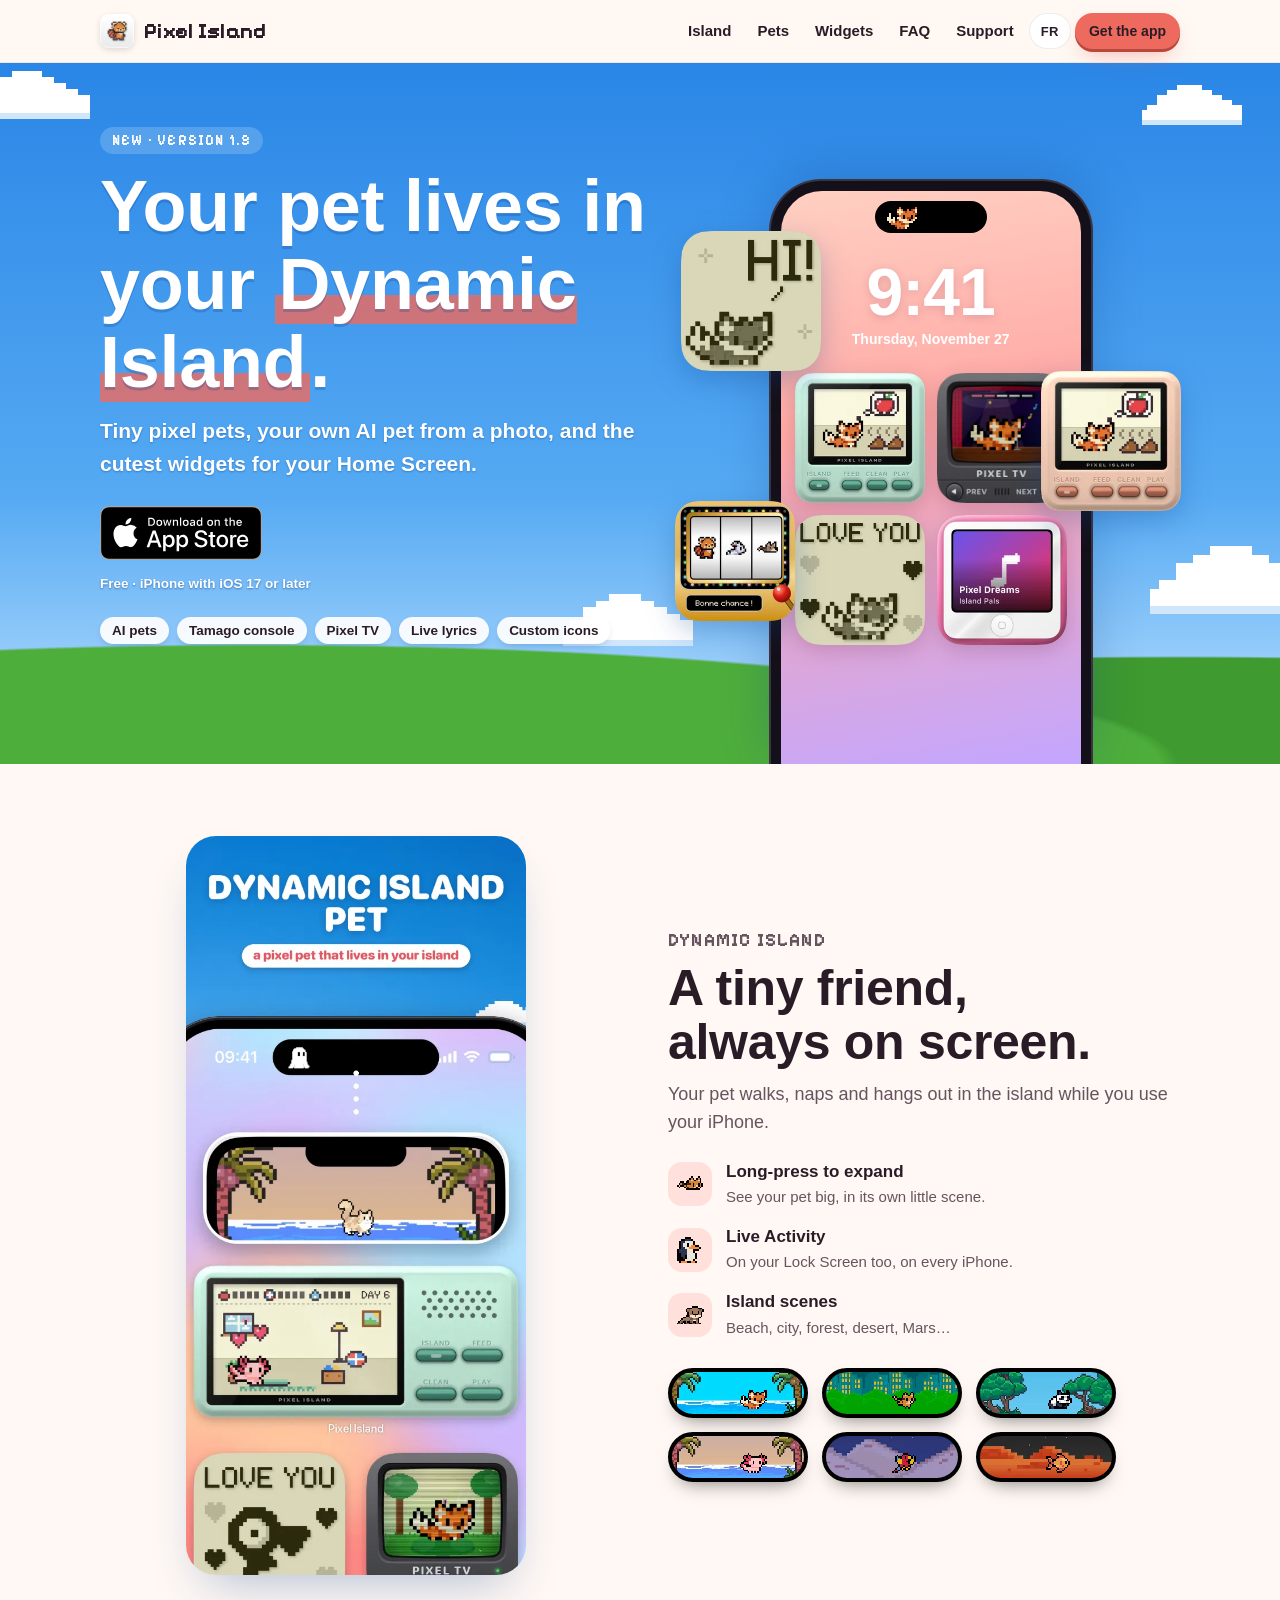
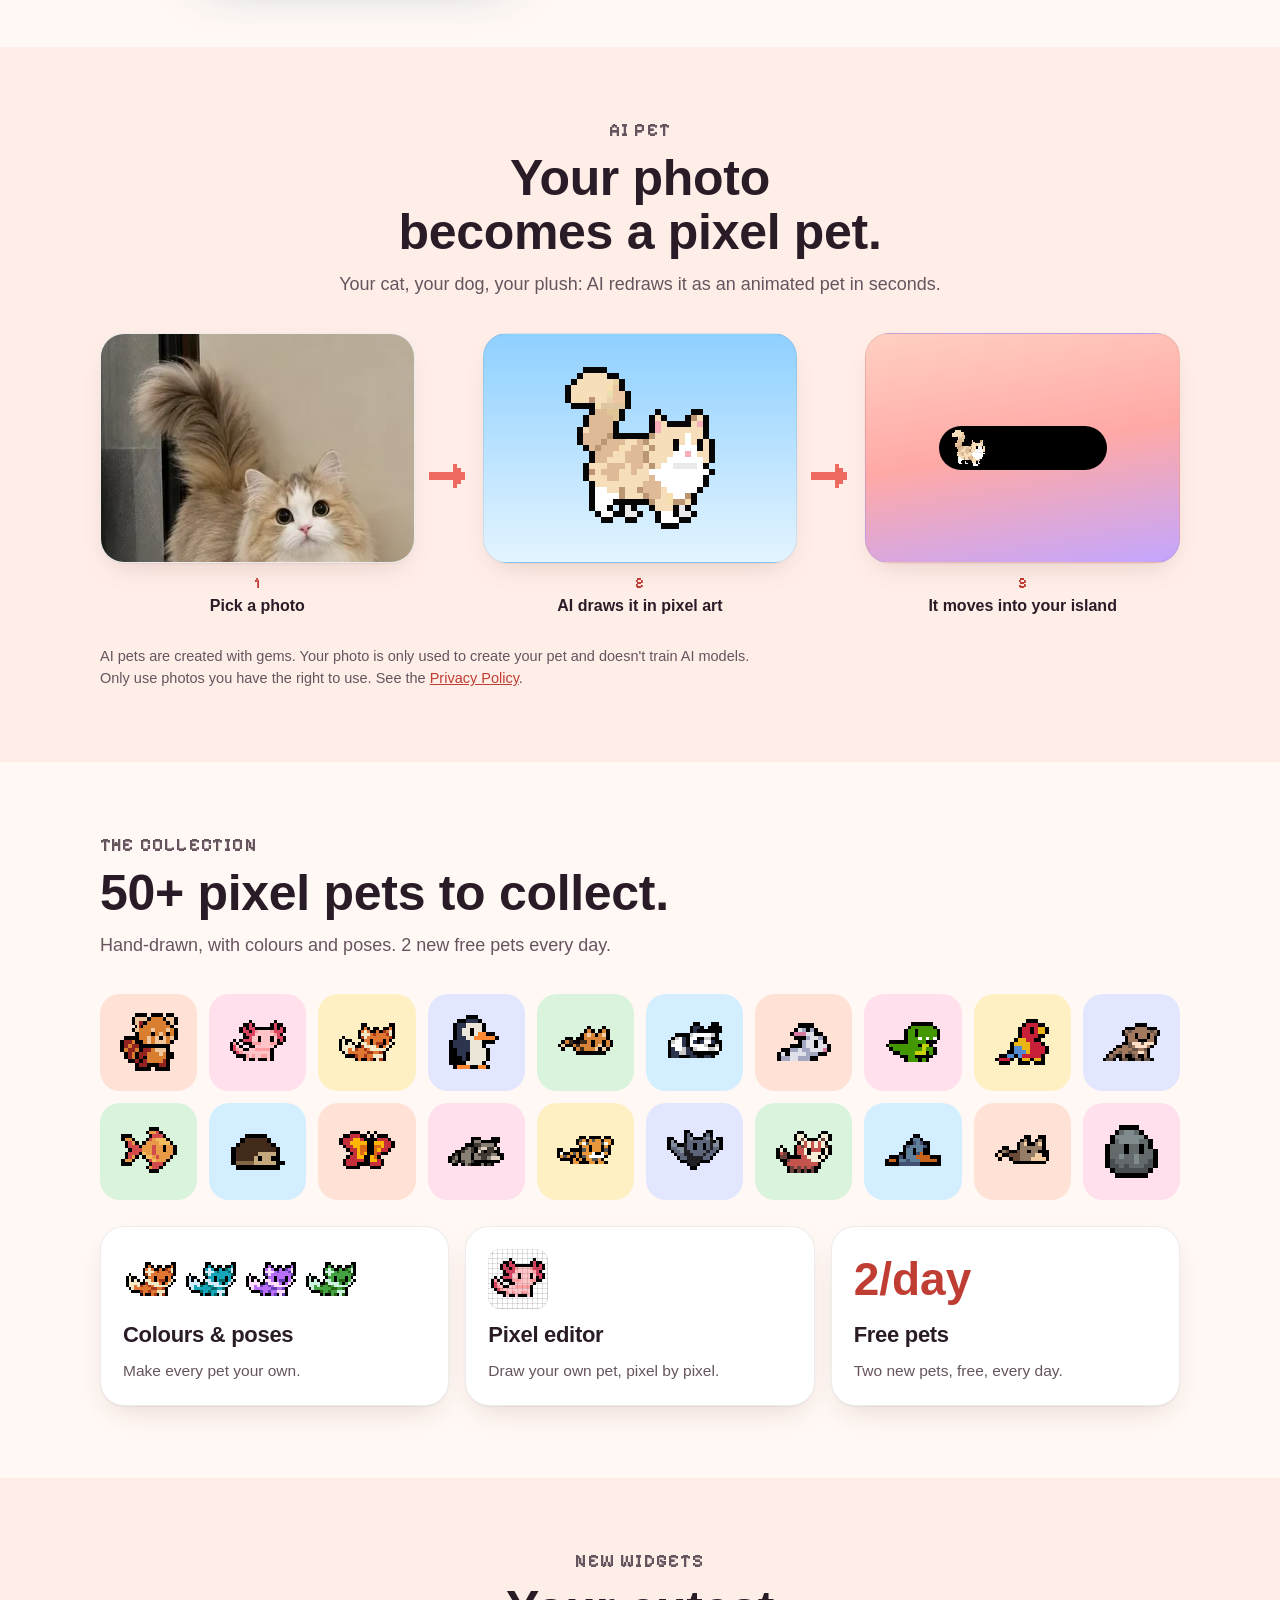
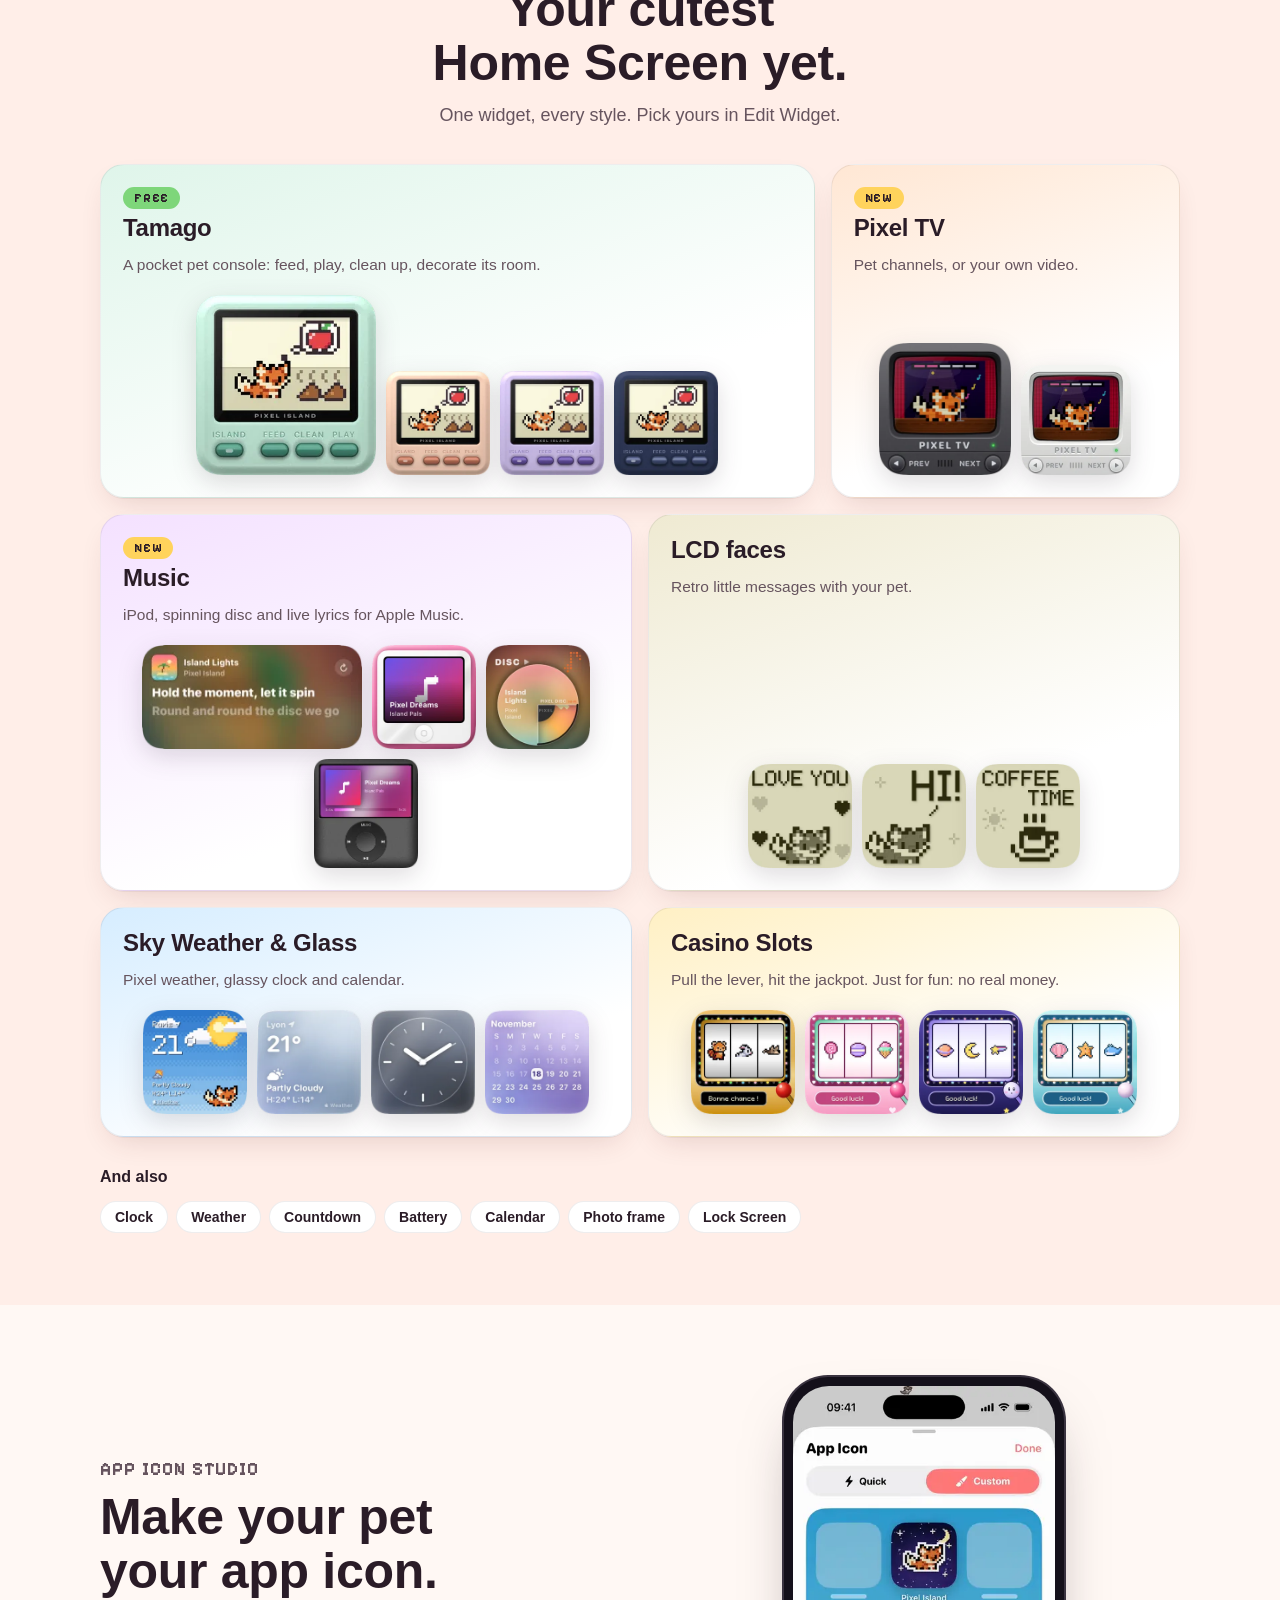
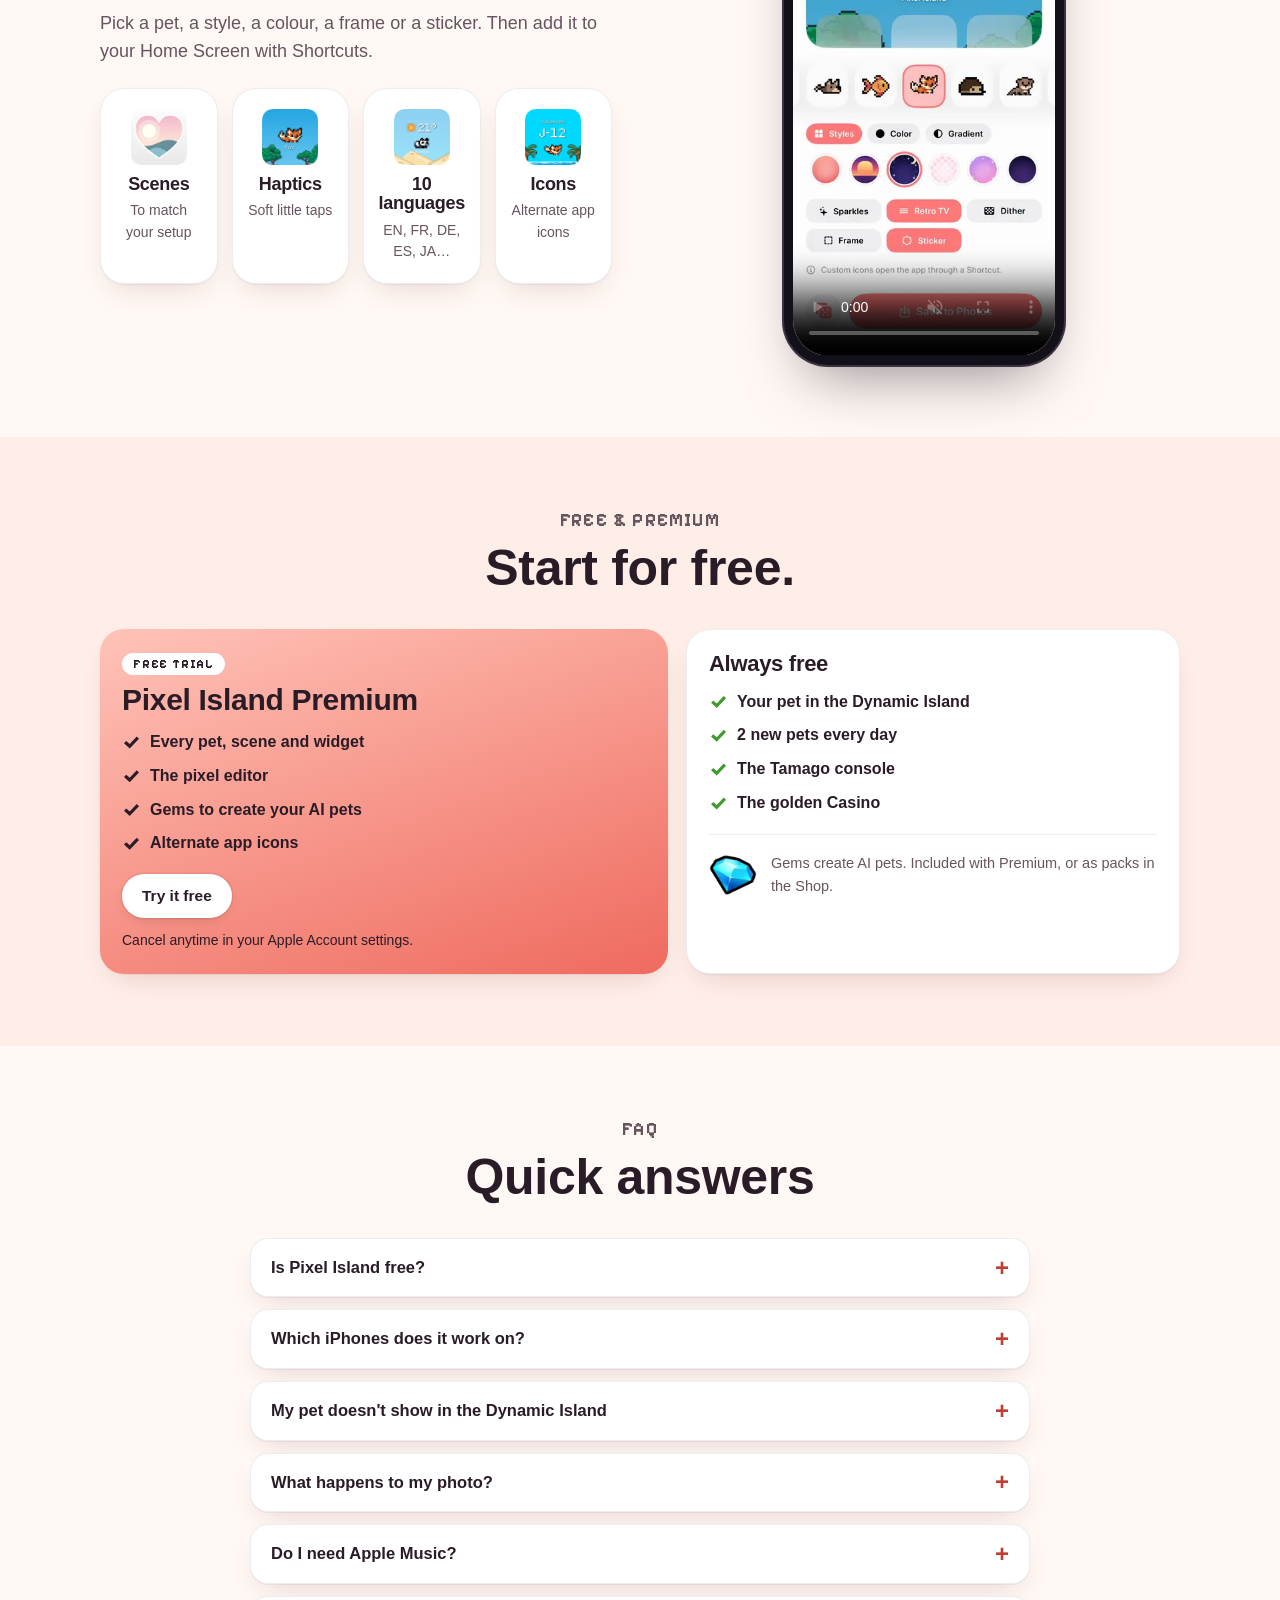
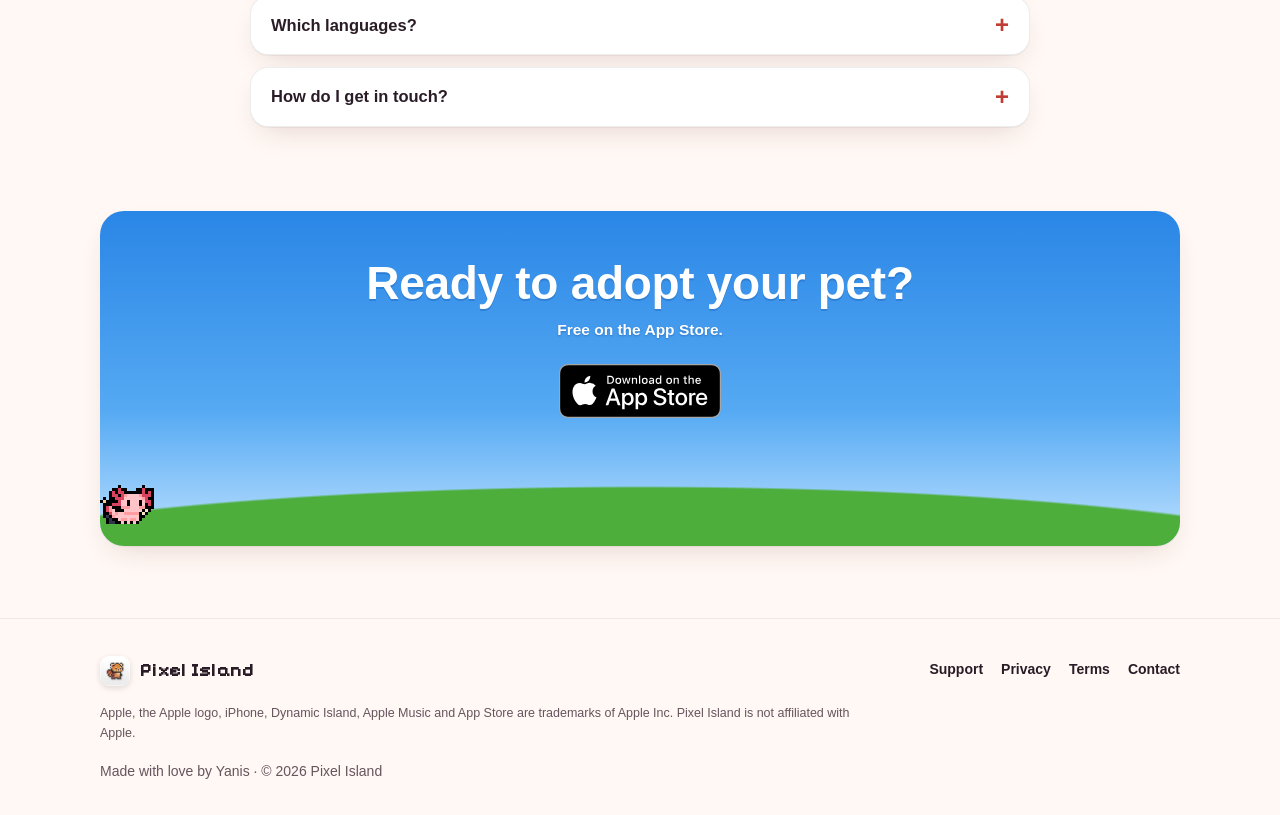
<file: index.html>
<!DOCTYPE html>
<html lang="en" data-fr-title="Pixel Island : ton pet pixel dans la Dynamic Island, widgets mignons et pets IA" data-fr-desc="Un pet en pixel art qui vit dans ta Dynamic Island. Transforme ta photo en pet avec l&#x27;IA et décore ton écran : console Tamago, Pixel TV, iPod et paroles en direct, Casino Slots.">
<head>
<meta charset="UTF-8">
<meta name="viewport" content="width=device-width, initial-scale=1, viewport-fit=cover">
<title>Pixel Island: your pixel pet in the Dynamic Island, cute widgets &amp; AI pets</title>
<meta name="description" content="A pixel-art pet that lives in your Dynamic Island. Turn any photo into a pet with AI and decorate your Home Screen: Tamago console, Pixel TV, iPod with live lyrics, Casino Slots.">
<link rel="canonical" href="https://ywrld14.github.io/pixel-island-site/">
<meta name="theme-color" content="#2a86e6" media="(prefers-color-scheme: light)">
<meta name="theme-color" content="#121a45" media="(prefers-color-scheme: dark)">
<meta name="apple-itunes-app" content="app-id=6807920182">
<meta property="og:type" content="website">
<meta property="og:site_name" content="Pixel Island">
<meta property="og:title" content="Pixel Island: your pixel pet in the Dynamic Island">
<meta property="og:description" content="Turn any photo into a pixel pet with AI, watch it live in your Dynamic Island, and add the cutest widgets to your Home Screen.">
<meta property="og:url" content="https://ywrld14.github.io/pixel-island-site/">
<meta property="og:image" content="https://ywrld14.github.io/pixel-island-site/assets/og.jpg">
<meta property="og:image:width" content="1200">
<meta property="og:image:height" content="630">
<meta property="og:image:alt" content="Pixel Island: a pixel cat in the Dynamic Island, with Tamago, Pixel TV and LCD widgets on a pixel sky">
<meta name="twitter:card" content="summary_large_image">
<meta name="twitter:title" content="Pixel Island: your pixel pet in the Dynamic Island">
<meta name="twitter:description" content="Turn any photo into a pixel pet with AI, watch it live in your Dynamic Island, and add the cutest widgets to your Home Screen.">
<meta name="twitter:image" content="https://ywrld14.github.io/pixel-island-site/assets/og.jpg">
<link rel="icon" type="image/png" sizes="32x32" href="assets/icon-32.png">
<link rel="apple-touch-icon" href="assets/icon-180.png">
<link rel="preload" href="assets/fonts/pixelify-sans.woff2" as="font" type="font/woff2" crossorigin>
<link rel="stylesheet" href="style.css?v=1.3">
<script type="application/ld+json">
{"@context":"https://schema.org","@type":"SoftwareApplication","name":"Pixel Island","alternateName":"Pixel Island: Pet Widget Game","operatingSystem":"iOS 17.0 or later","applicationCategory":"EntertainmentApplication","softwareVersion":"1.3.0","description":"A pixel-art pet that lives in your Dynamic Island. Turn any photo into a pixel pet with AI, collect 50+ pixel pets, and decorate your Home Screen with widgets: Tamago console, Pixel TV, iPod music with live lyrics, LCD faces, Sky Weather, Glass and Casino Slots.","url":"https://ywrld14.github.io/pixel-island-site/","downloadUrl":"https://apps.apple.com/app/id6807920182","installUrl":"https://apps.apple.com/app/id6807920182","image":"https://ywrld14.github.io/pixel-island-site/assets/icon.png","screenshot":"https://ywrld14.github.io/pixel-island-site/assets/og.jpg","inLanguage":["en","fr","de","es","ja","ko","pl","pt","ru","tr"],"offers":{"@type":"Offer","price":"0","priceCurrency":"USD"},"author":{"@type":"Person","name":"Yanis"}}
</script>
</head>
<body>
<a class="skip" href="#main" data-fr="Aller au contenu">Skip to content</a>
<header class="nav">
  <div class="wrap">
    <a class="brand" href="index.html" aria-label="Pixel Island"><img src="assets/icon-180.png" width="34" height="34" alt="">Pixel Island</a>
    <nav class="nav-links" aria-label="Main">
      <a class="l opt" href="#island" data-fr="L’île">Island</a>
      <a class="l opt" href="#pets">Pets</a>
      <a class="l opt" href="#widgets">Widgets</a>
      <a class="l opt" href="#faq">FAQ</a>
      <a class="l opt" href="support.html" data-fr="Aide">Support</a>
      <button class="lang" id="lang" type="button" aria-label="Passer en français">FR</button>
      <a class="btn sm" href="https://apps.apple.com/app/id6807920182" data-fr="Obtenir">Get the app</a>
    </nav>
  </div>
</header>

<main id="main">

<section class="hero" aria-labelledby="h1">
  <img class="cloud" src="assets/cloud.svg" alt="" style="--w:120px;left:-30px;top:8px;--dx:40px">
  <img class="cloud" src="assets/cloud.svg" alt="" style="--w:100px;right:3%;top:22px;--dx:-50px;--t:40s">
  <img class="cloud" src="assets/cloud.svg" alt="" style="--w:170px;right:-40px;bottom:150px;--dx:-60px;--t:60s">
  <img class="cloud" src="assets/cloud.svg" alt="" style="--w:130px;left:44%;bottom:118px;--dx:50px;--t:55s">
  <div class="hill" aria-hidden="true"></div>
  <div class="wrap">
    <div class="hero-copy">
      <p class="kicker" data-fr="Nouveau · version 1.3">New · version 1.3</p>
      <h1 id="h1" data-fr="Ton pet vit dans ta &lt;em&gt;Dynamic Island&lt;/em&gt;.">Your pet lives in your <em>Dynamic Island</em>.</h1>
      <p class="lead" data-fr="Des pets pixel, ton pet IA créé depuis une photo et les widgets les plus mignons pour ton écran d’accueil.">Tiny pixel pets, your own AI pet from a photo, and the cutest widgets for your Home Screen.</p>
      <div class="cta">
        <a class="badge" href="https://apps.apple.com/app/id6807920182"><img src="assets/badge-app-store-en.svg" data-fr-src="assets/badge-app-store-fr.svg" width="162" height="54" alt="Download on the App Store" data-fr-alt="Télécharger dans l'App Store"></a>
      </div>
      <p class="fine" data-fr="Gratuit · iPhone sous iOS 17 ou plus">Free · iPhone with iOS 17 or later</p>
      <ul class="pills" aria-label="Highlights" data-fr-aria="Points forts">
        <li data-fr="Pets IA">AI pets</li>
        <li data-fr="Console Tamago">Tamago console</li>
        <li>Pixel TV</li>
        <li data-fr="Paroles en direct">Live lyrics</li>
        <li data-fr="Icônes perso">Custom icons</li>
      </ul>
    </div>

    <div class="phone-stage" aria-hidden="true">
      <div class="phone">
        <div class="screen">
          <div class="island">
            <div class="track"><div class="walker"><div class="spr fox"></div></div></div>
            <div class="exp"><div class="spr cat" style="--s:3"></div></div>
          </div>
          <div class="clock">9:41</div>
          <div class="date" data-fr="jeudi 27 novembre">Thursday, November 27</div>
          <div class="widgets">
            <img src="assets/w/tamago-mint.webp" width="240" height="240" alt="">
            <img src="assets/w/tv.webp" width="300" height="300" alt="">
            <img src="assets/w/lcd-petLove.webp" width="240" height="240" alt="">
            <img src="assets/w/ipodNano-pink.webp" width="240" height="240" alt="">
          </div>
        </div>
      </div>
      <img class="float f1" src="assets/w/lcd-petHi.webp" width="240" height="240" alt="">
      <img class="float f2" src="assets/w/tamago-peach.webp" width="240" height="240" alt="">
      <img class="float f3" src="assets/w/slots.webp" width="240" height="240" alt="">
    </div>
  </div>
</section>

<section id="island" aria-labelledby="isl-h">
  <div class="wrap split">
    <img class="shot" src="assets/shots/en-01.webp" data-fr-src="assets/shots/fr-01.webp" width="600" height="1304" loading="lazy" decoding="async" alt="Pixel Island on iPhone: a pixel cat walking on a beach inside the expanded Dynamic Island, above Tamago, LCD and Pixel TV widgets" data-fr-alt="Pixel Island sur iPhone : un chat pixel marche sur une plage dans la Dynamic Island agrandie, au-dessus des widgets Tamago, LCD et Pixel TV">
    <div>
      <div class="head">
        <p class="kicker">Dynamic Island</p>
        <h2 id="isl-h" data-fr="Un petit ami, toujours à l’écran.">A tiny friend, always on screen.</h2>
        <p data-fr="Ton pet marche, fait la sieste et traîne dans l’île pendant que tu utilises ton iPhone.">Your pet walks, naps and hangs out in the island while you use your iPhone.</p>
      </div>
      <ul class="ticks">
        <li><span class="ic"><img src="assets/p/cat.png" width="30" height="30" alt="" style="image-rendering:pixelated"></span><div><b data-fr="Appui long pour l’agrandir">Long-press to expand</b><span data-fr="Ton pet en grand, dans son petit décor.">See your pet big, in its own little scene.</span></div></li>
        <li><span class="ic"><img src="assets/p/penguin.png" width="30" height="30" alt="" style="image-rendering:pixelated"></span><div><b data-fr="Activité en direct">Live Activity</b><span data-fr="Aussi sur l’écran verrouillé, sur tous les iPhone.">On your Lock Screen too, on every iPhone.</span></div></li>
        <li><span class="ic"><img src="assets/p/otter.png" width="30" height="30" alt="" style="image-rendering:pixelated"></span><div><b data-fr="Décors de l’île">Island scenes</b><span data-fr="Plage, ville, forêt, désert, Mars…">Beach, city, forest, desert, Mars…</span></div></li>
      </ul>
      <ul class="scenes" aria-label="Island scenes" data-fr-aria="Décors de l’île">
        <li class="scene" style="--bgi:url(assets/s/beach-day.webp)"><span class="sr" data-fr="Plage">Beach</span><span class="spr fox" aria-hidden="true"></span></li>
        <li class="scene" style="--bgi:url(assets/s/city-night.webp)"><span class="sr" data-fr="Ville la nuit">City at night</span><span class="spr cat" aria-hidden="true" style="--dl:-2s"></span></li>
        <li class="scene" style="--bgi:url(assets/s/forest-day.webp)"><span class="sr" data-fr="Forêt">Forest</span><span class="spr panda" aria-hidden="true" style="--dl:-4s"></span></li>
        <li class="scene" style="--bgi:url(assets/s/beach-evening.webp)"><span class="sr" data-fr="Plage au coucher du soleil">Beach at sunset</span><span class="spr axolotl" aria-hidden="true" style="--dl:-1s"></span></li>
        <li class="scene" style="--bgi:url(assets/s/desert-night.webp)"><span class="sr" data-fr="Désert la nuit">Desert at night</span><span class="spr parrot" aria-hidden="true" style="--dl:-5s"></span></li>
        <li class="scene" style="--bgi:url(assets/s/mars.webp)"><span class="sr">Mars</span><span class="spr fish" aria-hidden="true" style="--dl:-3s"></span></li>
      </ul>
    </div>
  </div>
</section>

<section id="photo" class="band" aria-labelledby="photo-h">
  <div class="wrap">
    <div class="head center">
      <p class="kicker" data-fr="Pet IA">AI pet</p>
      <h2 id="photo-h" data-fr="Ta photo devient un pet pixel.">Your photo becomes a pixel pet.</h2>
      <p data-fr="Ton chat, ton chien, ta peluche : l’IA le redessine en pet animé en quelques secondes.">Your cat, your dog, your plush: AI redraws it as an animated pet in seconds.</p>
    </div>
    <div class="steps">
      <div class="step">
        <div class="frame"><img class="photo" src="assets/img/cat-photo.webp" width="360" height="480" loading="lazy" decoding="async" alt="A photo of a fluffy cream cat" data-fr-alt="Une photo d'un chat crème tout doux"></div>
        <p><b>1</b><span data-fr="Choisis une photo">Pick a photo</span></p>
      </div>
      <svg class="arrow" viewBox="0 0 10 8" aria-hidden="true" shape-rendering="crispEdges"><path fill="currentColor" d="M0 3h6V1h1v1h1v1h1v2H8v1H7v1H6V5H0z"/></svg>
      <div class="step">
        <div class="frame sky"><div class="spr demo" role="img" aria-label="The same cat redrawn as an animated pixel-art pet" data-fr-aria="Le même chat redessiné en pet pixel animé"></div></div>
        <p><b>2</b><span data-fr="L’IA le dessine en pixel art">AI draws it in pixel art</span></p>
      </div>
      <svg class="arrow" viewBox="0 0 10 8" aria-hidden="true" shape-rendering="crispEdges"><path fill="currentColor" d="M0 3h6V1h1v1h1v1h1v2H8v1H7v1H6V5H0z"/></svg>
      <div class="step">
        <div class="frame dark"><div class="mini-island" role="img" aria-label="The pet walking in the Dynamic Island" data-fr-aria="Le pet qui marche dans la Dynamic Island"><div class="spr demo"></div></div></div>
        <p><b>3</b><span data-fr="Il s’installe dans ton île">It moves into your island</span></p>
      </div>
    </div>
    <p class="note" data-fr="Les pets IA se créent avec des gemmes. Ta photo sert uniquement à créer ton pet et n’entraîne aucun modèle d’IA. Utilise des photos que tu as le droit d’utiliser. Voir la &lt;a href=&quot;privacy.html&quot;&gt;politique de confidentialité&lt;/a&gt;.">AI pets are created with gems. Your photo is only used to create your pet and doesn't train AI models. Only use photos you have the right to use. See the <a href="privacy.html">Privacy Policy</a>.</p>
  </div>
</section>

<section id="pets" aria-labelledby="pets-h">
  <div class="wrap">
    <div class="head">
      <p class="kicker" data-fr="La collection">The collection</p>
      <h2 id="pets-h" data-fr="Plus de 50 pets pixel à collectionner.">50+ pixel pets to collect.</h2>
      <p data-fr="Dessinés à la main, avec des couleurs et des poses. 2 nouveaux pets gratuits chaque jour.">Hand-drawn, with colours and poses. 2 new free pets every day.</p>
    </div>
    <ul class="pet-grid" aria-label="Some of the pets" data-fr-aria="Quelques pets">
      <li><img src="assets/p/ai-pix.png" width="120" height="120" alt="Pix, the red panda" data-fr-alt="Pix, le panda roux"></li>
      <li><img src="assets/p/axolotl.png" width="120" height="120" alt="Axolotl"></li>
      <li><img src="assets/p/fox.png" width="120" height="120" alt="Fox" data-fr-alt="Renard"></li>
      <li><img src="assets/p/penguin.png" width="120" height="120" alt="Penguin" data-fr-alt="Manchot"></li>
      <li><img src="assets/p/cat.png" width="120" height="120" alt="Cat" data-fr-alt="Chat"></li>
      <li><img src="assets/p/panda.png" width="120" height="120" alt="Panda"></li>
      <li><img src="assets/p/bunny.png" width="120" height="120" alt="Bunny" data-fr-alt="Lapin"></li>
      <li><img src="assets/p/trex.png" width="120" height="120" alt="T-Rex"></li>
      <li><img src="assets/p/parrot.png" width="120" height="120" alt="Parrot" data-fr-alt="Perroquet"></li>
      <li><img src="assets/p/otter.png" width="120" height="120" alt="Otter" data-fr-alt="Loutre"></li>
      <li><img src="assets/p/fish.png" width="120" height="120" alt="Goldfish" data-fr-alt="Poisson rouge"></li>
      <li><img src="assets/p/hedgehog.png" width="120" height="120" alt="Hedgehog" data-fr-alt="Hérisson"></li>
      <li><img src="assets/p/butterfly.png" width="120" height="120" alt="Butterfly" data-fr-alt="Papillon"></li>
      <li><img src="assets/p/raccoon.png" width="120" height="120" alt="Raccoon" data-fr-alt="Raton laveur"></li>
      <li><img src="assets/p/tiger.png" width="120" height="120" alt="Tiger" data-fr-alt="Tigre"></li>
      <li><img src="assets/p/bat.png" width="120" height="120" alt="Bat" data-fr-alt="Chauve-souris"></li>
      <li><img src="assets/p/red-panda.png" width="120" height="120" alt="Red panda" data-fr-alt="Panda roux"></li>
      <li><img src="assets/p/platypus.png" width="120" height="120" alt="Platypus" data-fr-alt="Ornithorynque"></li>
      <li><img src="assets/p/dog.png" width="120" height="120" alt="Dog" data-fr-alt="Chien"></li>
      <li><img src="assets/p/rock.png" width="120" height="120" alt="Pet rock" data-fr-alt="Caillou"></li>
    </ul>
    <div class="trio">
      <div class="card">
        <div class="hues" aria-hidden="true">
          <img src="assets/p/fox.png" width="120" height="120" alt="" loading="lazy">
          <img src="assets/p/fox.png" width="120" height="120" alt="" loading="lazy" style="filter:hue-rotate(160deg)">
          <img src="assets/p/fox.png" width="120" height="120" alt="" loading="lazy" style="filter:hue-rotate(250deg)">
          <img src="assets/p/fox.png" width="120" height="120" alt="" loading="lazy" style="filter:hue-rotate(90deg) saturate(.8)">
        </div>
        <h3 data-fr="Couleurs et poses">Colours &amp; poses</h3>
        <p data-fr="Habille chaque pet à ton goût.">Make every pet your own.</p>
      </div>
      <div class="card">
        <div class="editor" aria-hidden="true"><img src="assets/p/axolotl.png" width="120" height="120" alt="" loading="lazy"></div>
        <h3 data-fr="Éditeur pixel">Pixel editor</h3>
        <p data-fr="Dessine ton propre pet, pixel par pixel.">Draw your own pet, pixel by pixel.</p>
      </div>
      <div class="card">
        <div class="big-num" data-fr="2/jour">2/day</div>
        <h3 data-fr="Pets gratuits">Free pets</h3>
        <p data-fr="Deux nouveaux pets offerts chaque jour.">Two new pets, free, every day.</p>
      </div>
    </div>
  </div>
</section>

<section id="widgets" class="band" aria-labelledby="w-h">
  <div class="wrap">
    <div class="head center">
      <p class="kicker" data-fr="Nouveaux widgets">New widgets</p>
      <h2 id="w-h" data-fr="Un écran d’accueil trop mignon.">Your cutest Home Screen yet.</h2>
      <p data-fr="Un widget, tous les styles. Choisis le tien dans « Modifier le widget ».">One widget, every style. Pick yours in Edit Widget.</p>
    </div>
    <div class="bento">
      <article class="card tile tamago">
        <header><span class="tag free" data-fr="Gratuit">Free</span><h3>Tamago</h3><p data-fr="Une console de poche : nourris, joue, nettoie, décore sa chambre.">A pocket pet console: feed, play, clean up, decorate its room.</p></header>
        <div class="row">
          <img src="assets/w/tamago-mint.webp" width="240" height="240" loading="lazy" decoding="async" alt="Mint Tamago widget: a fox in its pixel room asking for an apple" data-fr-alt="Widget Tamago menthe : un renard dans sa chambre pixel demande une pomme">
          <img src="assets/w/tamago-peach.webp" width="240" height="240" loading="lazy" decoding="async" alt="Peach Tamago widget" data-fr-alt="Widget Tamago pêche">
          <img src="assets/w/tamago-grape.webp" width="240" height="240" loading="lazy" decoding="async" alt="Grape Tamago widget" data-fr-alt="Widget Tamago raisin">
          <img src="assets/w/tamago-midnight.webp" width="240" height="240" loading="lazy" decoding="async" alt="Midnight Tamago widget" data-fr-alt="Widget Tamago minuit">
        </div>
      </article>
      <article class="card tile tv">
        <header><span class="tag new" data-fr="Nouveau">New</span><h3>Pixel TV</h3><p data-fr="Des chaînes de pets, ou ta propre vidéo.">Pet channels, or your own video.</p></header>
        <div class="row">
          <img src="assets/w/tv.webp" width="300" height="300" loading="lazy" decoding="async" alt="Retro Pixel TV widget showing a fox singing on stage" data-fr-alt="Widget Pixel TV rétro : un renard chante sur scène" style="--w:132px">
          <img src="assets/w/tv-white.webp" width="300" height="300" loading="lazy" decoding="async" alt="White Pixel TV widget" data-fr-alt="Widget Pixel TV blanc" style="--w:110px">
        </div>
      </article>
      <article class="card tile music">
        <header><span class="tag new" data-fr="Nouveau">New</span><h3 data-fr="Musique">Music</h3><p data-fr="iPod, disque qui tourne et paroles en direct avec Apple Music.">iPod, spinning disc and live lyrics for Apple Music.</p></header>
        <div class="row">
          <img class="wide" src="assets/w/lyrics.webp" width="240" height="113" loading="lazy" decoding="async" alt="Live lyrics widget showing the current line of a song" data-fr-alt="Widget paroles en direct avec la ligne en cours">
          <img src="assets/w/ipodNano-pink.webp" width="240" height="240" loading="lazy" decoding="async" alt="Pink iPod nano style music widget" data-fr-alt="Widget musique façon iPod nano rose">
          <img src="assets/w/disc.webp" width="240" height="240" loading="lazy" decoding="async" alt="Spinning disc music widget" data-fr-alt="Widget musique disque qui tourne">
          <img src="assets/w/ipod.webp" width="229" height="240" loading="lazy" decoding="async" alt="Classic iPod style music widget" data-fr-alt="Widget musique façon iPod classique">
        </div>
      </article>
      <article class="card tile lcd">
        <header><h3 data-fr="Écrans LCD">LCD faces</h3><p data-fr="Des petits messages rétro avec ton pet.">Retro little messages with your pet.</p></header>
        <div class="row">
          <img src="assets/w/lcd-petLove.webp" width="240" height="240" loading="lazy" decoding="async" alt="LCD widget: Love you, with a pixel pet" data-fr-alt="Widget LCD : Love you, avec un pet pixel">
          <img src="assets/w/lcd-petHi.webp" width="240" height="240" loading="lazy" decoding="async" alt="LCD widget: Hi!, with a pixel cat" data-fr-alt="Widget LCD : Hi!, avec un chat pixel">
          <img src="assets/w/lcd-coffee.webp" width="240" height="240" loading="lazy" decoding="async" alt="LCD widget: Coffee time" data-fr-alt="Widget LCD : Coffee time">
        </div>
      </article>
      <article class="card tile sky">
        <header><h3 data-fr="Météo du ciel et verre">Sky Weather &amp; Glass</h3><p data-fr="Météo pixel, horloge et calendrier en verre.">Pixel weather, glassy clock and calendar.</p></header>
        <div class="row">
          <img src="assets/w/sky.webp" width="240" height="240" loading="lazy" decoding="async" alt="Sky Weather widget: 21 degrees, a panda in the desert" data-fr-alt="Widget météo du ciel : 21 degrés, un panda dans le désert">
          <img src="assets/w/glass-weather.webp" width="240" height="240" loading="lazy" decoding="async" alt="Glass weather widget" data-fr-alt="Widget météo en verre">
          <img src="assets/w/glass-clock.webp" width="240" height="240" loading="lazy" decoding="async" alt="Glass clock widget" data-fr-alt="Widget horloge en verre">
          <img src="assets/w/glass-calendar.webp" width="240" height="240" loading="lazy" decoding="async" alt="Glass calendar widget" data-fr-alt="Widget calendrier en verre">
        </div>
      </article>
      <article class="card tile slots">
        <header><h3>Casino Slots</h3><p data-fr="Tire le levier, vise le jackpot. Pour le fun : aucun argent réel.">Pull the lever, hit the jackpot. Just for fun: no real money.</p></header>
        <div class="row">
          <img src="assets/w/slots.webp" width="240" height="240" loading="lazy" decoding="async" alt="Golden Casino Slots widget" data-fr-alt="Widget Casino Slots doré">
          <img src="assets/w/candyShop.webp" width="240" height="240" loading="lazy" decoding="async" alt="Candy Casino Slots widget" data-fr-alt="Widget Casino Slots bonbon">
          <img src="assets/w/spaceKitty.webp" width="240" height="240" loading="lazy" decoding="async" alt="Space Casino Slots widget" data-fr-alt="Widget Casino Slots espace">
          <img src="assets/w/oceanPals.webp" width="240" height="240" loading="lazy" decoding="async" alt="Ocean Casino Slots widget" data-fr-alt="Widget Casino Slots océan">
        </div>
      </article>
    </div>
    <p class="chips-label" data-fr="Et aussi">And also</p>
    <ul class="chips">
      <li class="chip" data-fr="Horloge">Clock</li>
      <li class="chip" data-fr="Météo">Weather</li>
      <li class="chip" data-fr="Compte à rebours">Countdown</li>
      <li class="chip" data-fr="Batterie">Battery</li>
      <li class="chip" data-fr="Calendrier">Calendar</li>
      <li class="chip" data-fr="Cadre photo">Photo frame</li>
      <li class="chip" data-fr="Écran verrouillé">Lock Screen</li>
    </ul>
  </div>
</section>

<section id="studio" aria-labelledby="st-h">
  <div class="wrap split flip">
    <div class="vid-phone">
      <video data-autoplay muted loop playsinline preload="none" width="392" height="852" poster="assets/shots/icon-studio-poster.webp" aria-label="App Icon Studio demo: picking a pet, a style and a colour for a custom app icon" data-fr-aria="Démo de l’App Icon Studio : choix d’un pet, d’un style et d’une couleur pour une icône d’app">
        <source src="assets/shots/icon-studio.mp4" type="video/mp4">
      </video>
    </div>
    <div>
      <div class="head">
        <p class="kicker">App Icon Studio</p>
        <h2 id="st-h" data-fr="Ton pet devient ton icône d’app.">Make your pet your app icon.</h2>
        <p data-fr="Choisis un pet, un style, une couleur, un cadre ou un sticker. Puis ajoute-le à ton écran d’accueil avec Raccourcis.">Pick a pet, a style, a colour, a frame or a sticker. Then add it to your Home Screen with Shortcuts.</p>
      </div>
      <ul class="extras">
        <li class="card"><img class="ic" src="assets/w/photoFrame.webp" width="56" height="56" alt="" loading="lazy" style="margin:0 auto 10px;width:56px"><h3 data-fr="Décors">Scenes</h3><p data-fr="Assortis à ton écran">To match your setup</p></li>
        <li class="card"><img class="ic" src="assets/w/pet.webp" width="56" height="56" alt="" loading="lazy" style="margin:0 auto 10px;width:56px"><h3 data-fr="Haptique">Haptics</h3><p data-fr="Des petits retours doux">Soft little taps</p></li>
        <li class="card"><img class="ic" src="assets/w/weather.webp" width="56" height="56" alt="" loading="lazy" style="margin:0 auto 10px;width:56px"><h3 data-fr="10 langues">10 languages</h3><p data-fr="Dont le français">EN, FR, DE, ES, JA…</p></li>
        <li class="card"><img class="ic" src="assets/w/countdown.webp" width="56" height="56" alt="" loading="lazy" style="margin:0 auto 10px;width:56px"><h3 data-fr="Icônes">Icons</h3><p data-fr="Icônes d’app alternatives">Alternate app icons</p></li>
      </ul>
    </div>
  </div>
</section>

<section id="premium" class="band" aria-labelledby="pr-h">
  <div class="wrap">
    <div class="head center">
      <p class="kicker" data-fr="Gratuit et Premium">Free &amp; Premium</p>
      <h2 id="pr-h" data-fr="Commence gratuitement.">Start for free.</h2>
    </div>
    <div class="two">
      <div class="card premium">
        <span class="tag" data-fr="Essai gratuit">Free trial</span>
        <h3>Pixel Island Premium</h3>
        <ul>
          <li data-fr="Tous les pets, décors et widgets">Every pet, scene and widget</li>
          <li data-fr="L’éditeur pixel">The pixel editor</li>
          <li data-fr="Des gemmes pour créer tes pets IA">Gems to create your AI pets</li>
          <li data-fr="Icônes d’app alternatives">Alternate app icons</li>
        </ul>
        <a class="btn ghost" href="https://apps.apple.com/app/id6807920182" data-fr="Essayer gratuitement">Try it free</a>
        <p style="margin-top:12px;font-size:14px" data-fr="Annulable à tout moment dans ton compte Apple.">Cancel anytime in your Apple Account settings.</p>
      </div>
      <div class="card free-list">
        <h3 data-fr="Toujours gratuit">Always free</h3>
        <ul>
          <li data-fr="Ton pet dans la Dynamic Island">Your pet in the Dynamic Island</li>
          <li data-fr="2 nouveaux pets par jour">2 new pets every day</li>
          <li data-fr="La console Tamago">The Tamago console</li>
          <li data-fr="Le Casino doré">The golden Casino</li>
        </ul>
        <div class="gems-line">
          <img src="assets/gem.webp" width="48" height="48" alt="" loading="lazy">
          <p data-fr="Les gemmes servent à créer des pets IA. Incluses avec Premium ou en pack dans la boutique.">Gems create AI pets. Included with Premium, or as packs in the Shop.</p>
        </div>
      </div>
    </div>
  </div>
</section>

<section id="faq" aria-labelledby="faq-h">
  <div class="wrap">
    <div class="head center">
      <p class="kicker">FAQ</p>
      <h2 id="faq-h" data-fr="Questions fréquentes">Quick answers</h2>
    </div>
    <div class="faq">
      <details><summary data-fr="Pixel Island est-il gratuit ?">Is Pixel Island free?</summary><div data-fr="Oui, l’app est gratuite, avec 2 nouveaux pets gratuits chaque jour, la console Tamago et le Casino doré. Premium débloque tout, avec un essai gratuit. Tu peux annuler à tout moment dans les réglages de ton compte Apple.">Yes. The app is free, with 2 new free pets every day, the Tamago console and the golden Casino. Premium unlocks everything, with a free trial. You can cancel anytime in your Apple Account settings.</div></details>
      <details><summary data-fr="Sur quels iPhone ça marche ?">Which iPhones does it work on?</summary><div data-fr="Sur iPhone sous iOS 17 ou plus récent. Les pets vivent dans la Dynamic Island des modèles qui en ont une (iPhone 14 Pro et plus récents) ; sur les autres, ton pet apparaît dans la bannière de l’écran verrouillé. Les widgets marchent partout.">On iPhone with iOS 17 or later. Pets live in the Dynamic Island on models that have one (iPhone 14 Pro and newer); on other iPhones your pet shows up in the Lock Screen banner. Widgets work on all of them.</div></details>
      <details><summary data-fr="Mon pet n’apparaît pas dans la Dynamic Island">My pet doesn't show in the Dynamic Island</summary><div data-fr="&lt;p&gt;Vérifie que les activités en direct sont activées : Réglages › Pixel Island › Activités en direct. L’île n’affiche pas l’activité quand l’app est ouverte : reviens à l’écran d’accueil.&lt;/p&gt;&lt;p&gt;Toujours bloqué ? Va sur la &lt;a href=&quot;support.html&quot;&gt;page d’aide&lt;/a&gt;.&lt;/p&gt;"><p>Make sure Live Activities are on: Settings › Pixel Island › Live Activities. The island doesn't show the activity while the app is open, so go back to your Home Screen.</p><p>Still stuck? Head to the <a href="support.html">Support page</a>.</p></div></details>
      <details><summary data-fr="Que devient ma photo ?">What happens to my photo?</summary><div data-fr="Elle est envoyée à notre service d’IA uniquement pour créer ton pet, puis n’est pas conservée sur nos serveurs. Elle ne sert pas à entraîner des modèles d’IA. Détails dans la &lt;a href=&quot;privacy.html&quot;&gt;politique de confidentialité&lt;/a&gt;.">It's sent to our AI service only to create your pet, and isn't kept on our servers afterwards. It isn't used to train AI models. Details are in the <a href="privacy.html">Privacy Policy</a>.</div></details>
      <details><summary data-fr="Il me faut Apple Music ?">Do I need Apple Music?</summary><div data-fr="Seuls les widgets musique (iPod, disque, paroles) utilisent Apple Music, et ils te demandent ta permission. Tout le reste fonctionne sans.">Only the music widgets (iPod, disc, lyrics) use Apple Music, and they ask for your permission first. Everything else works without it.</div></details>
      <details><summary data-fr="Quelles langues ?">Which languages?</summary><div data-fr="Anglais, français, allemand, espagnol, japonais, coréen, polonais, portugais, russe et turc.">English, French, German, Spanish, Japanese, Korean, Polish, Portuguese, Russian and Turkish.</div></details>
      <details><summary data-fr="Comment vous contacter ?">How do I get in touch?</summary><div data-fr="Dans l’app : Réglages › Contactez-nous. Ou par e-mail à &lt;a href=&quot;mailto:pixel@refresh-agency.fr&quot;&gt;pixel@refresh-agency.fr&lt;/a&gt;. Plus de réponses sur la &lt;a href=&quot;support.html&quot;&gt;page d’aide&lt;/a&gt;.">In the app: Settings › Contact us. Or email <a href="mailto:pixel@refresh-agency.fr">pixel@refresh-agency.fr</a>. More answers on the <a href="support.html">Support page</a>.</div></details>
    </div>
  </div>
</section>

<section class="final" aria-labelledby="fin-h">
  <div class="wrap">
    <div class="card">
      <h2 id="fin-h" data-fr="Prêt à adopter ton pet ?">Ready to adopt your pet?</h2>
      <p data-fr="Gratuit sur l’App Store.">Free on the App Store.</p>
      <a class="badge" href="https://apps.apple.com/app/id6807920182" style="position:relative;z-index:2"><img src="assets/badge-app-store-en.svg" data-fr-src="assets/badge-app-store-fr.svg" width="162" height="54" alt="Download on the App Store" data-fr-alt="Télécharger dans l'App Store" loading="lazy"></a>
      <div class="walkers" aria-hidden="true">
        <div class="spr panda" style="--s:3;--t:23s;--dl:-3s"></div>
        <div class="spr fox" style="--s:3;--t:17s;--dl:-9s"></div>
        <div class="spr cat" style="--s:3;--t:29s;--dl:-16s"></div>
        <div class="spr axolotl" style="--s:3;--t:21s;--dl:-1s"></div>
      </div>
    </div>
  </div>
</section>

</main>
<footer>
  <div class="wrap">
    <div>
      <a class="brand" href="index.html"><img src="assets/icon-180.png" width="30" height="30" alt="">Pixel Island</a>
    </div>
    <nav class="links" aria-label="Footer">
      <a href="support.html" data-fr="Aide">Support</a>
      <a href="privacy.html" data-fr="Confidentialité">Privacy</a>
      <a href="terms.html" data-fr="Conditions">Terms</a>
      <a href="mailto:pixel@refresh-agency.fr" data-fr="Contact">Contact</a>
    </nav>
    <p class="legal" data-fr="Apple, le logo Apple, iPhone, Dynamic Island, Apple Music et App Store sont des marques d&#x27;Apple Inc. Pixel Island n&#x27;est pas affilié à Apple.">Apple, the Apple logo, iPhone, Dynamic Island, Apple Music and App Store are trademarks of Apple Inc. Pixel Island is not affiliated with Apple.</p>
    <p class="copy" data-fr="Fait avec amour par Yanis · &amp;copy; 2026 Pixel Island">Made with love by Yanis &middot; &copy; 2026 Pixel Island</p>
  </div>
</footer>
<script src="assets/site.js" defer></script>
</body>
</html>
</file>
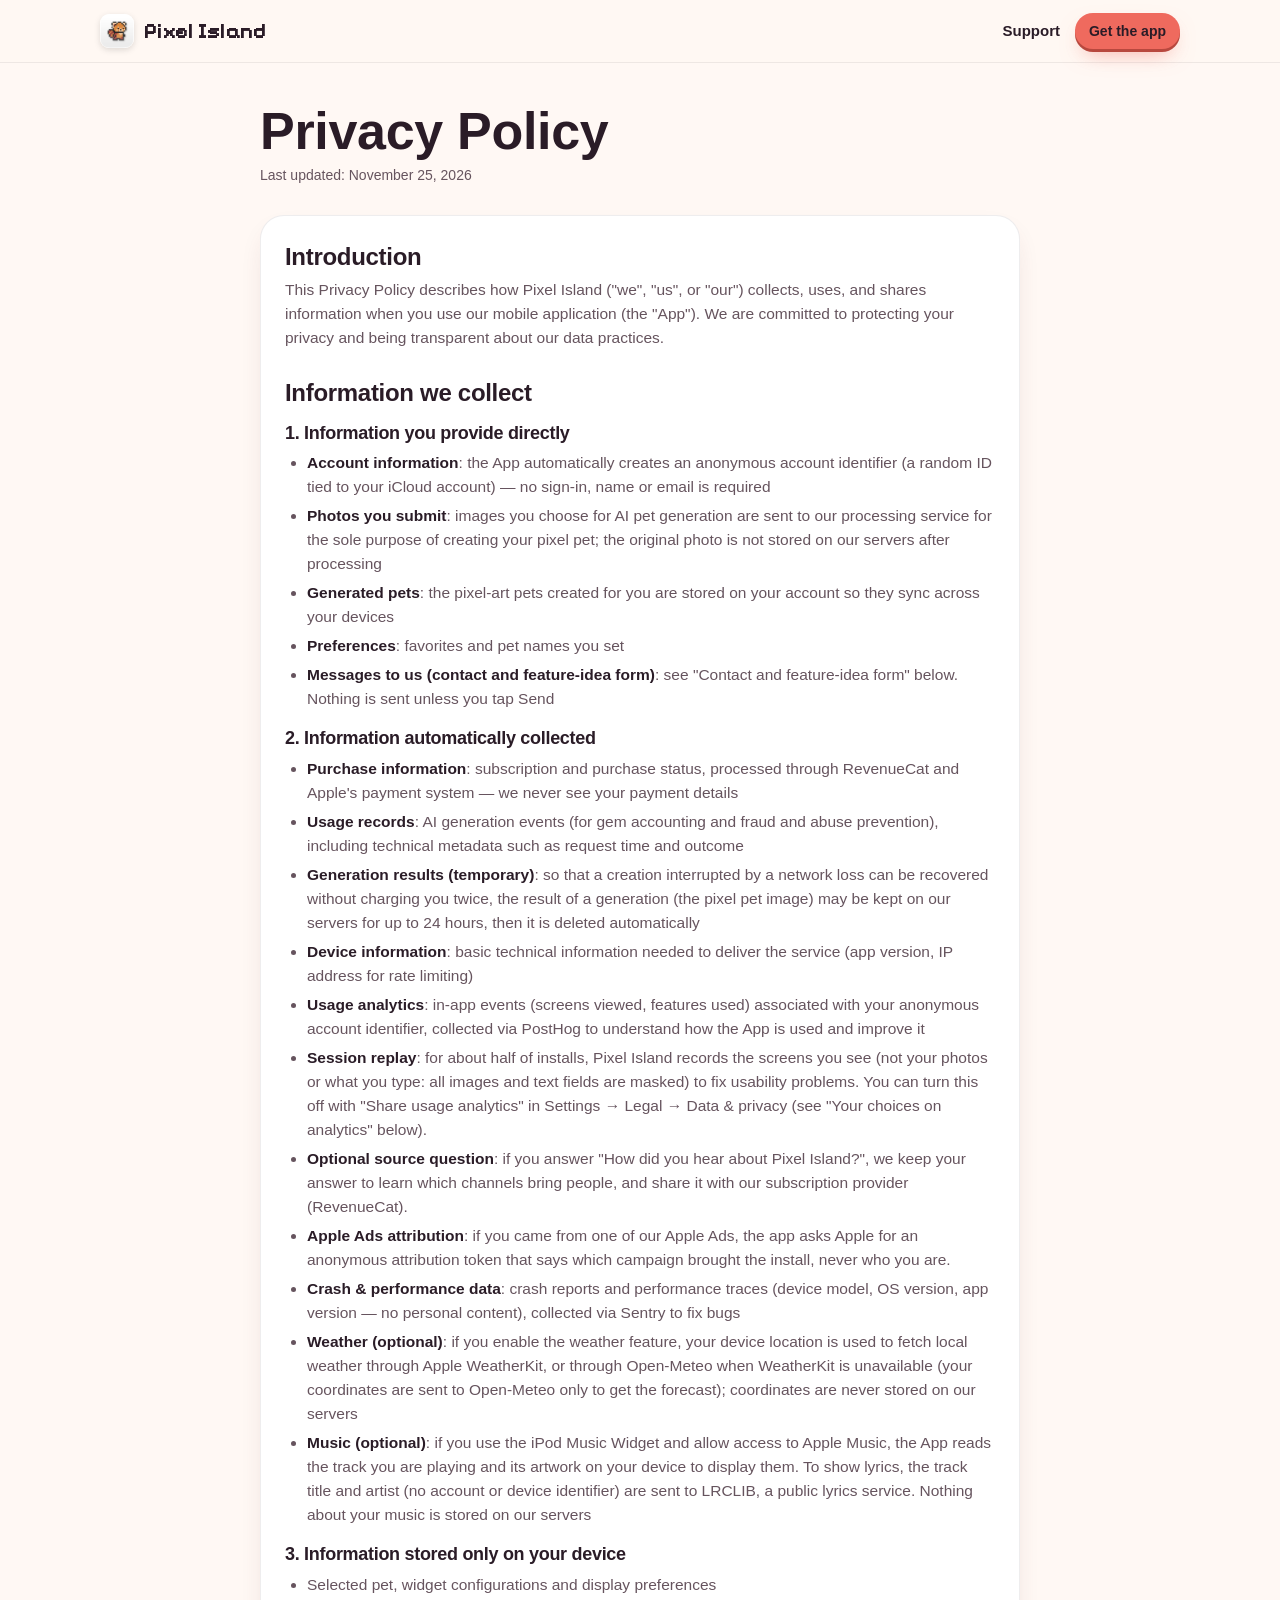
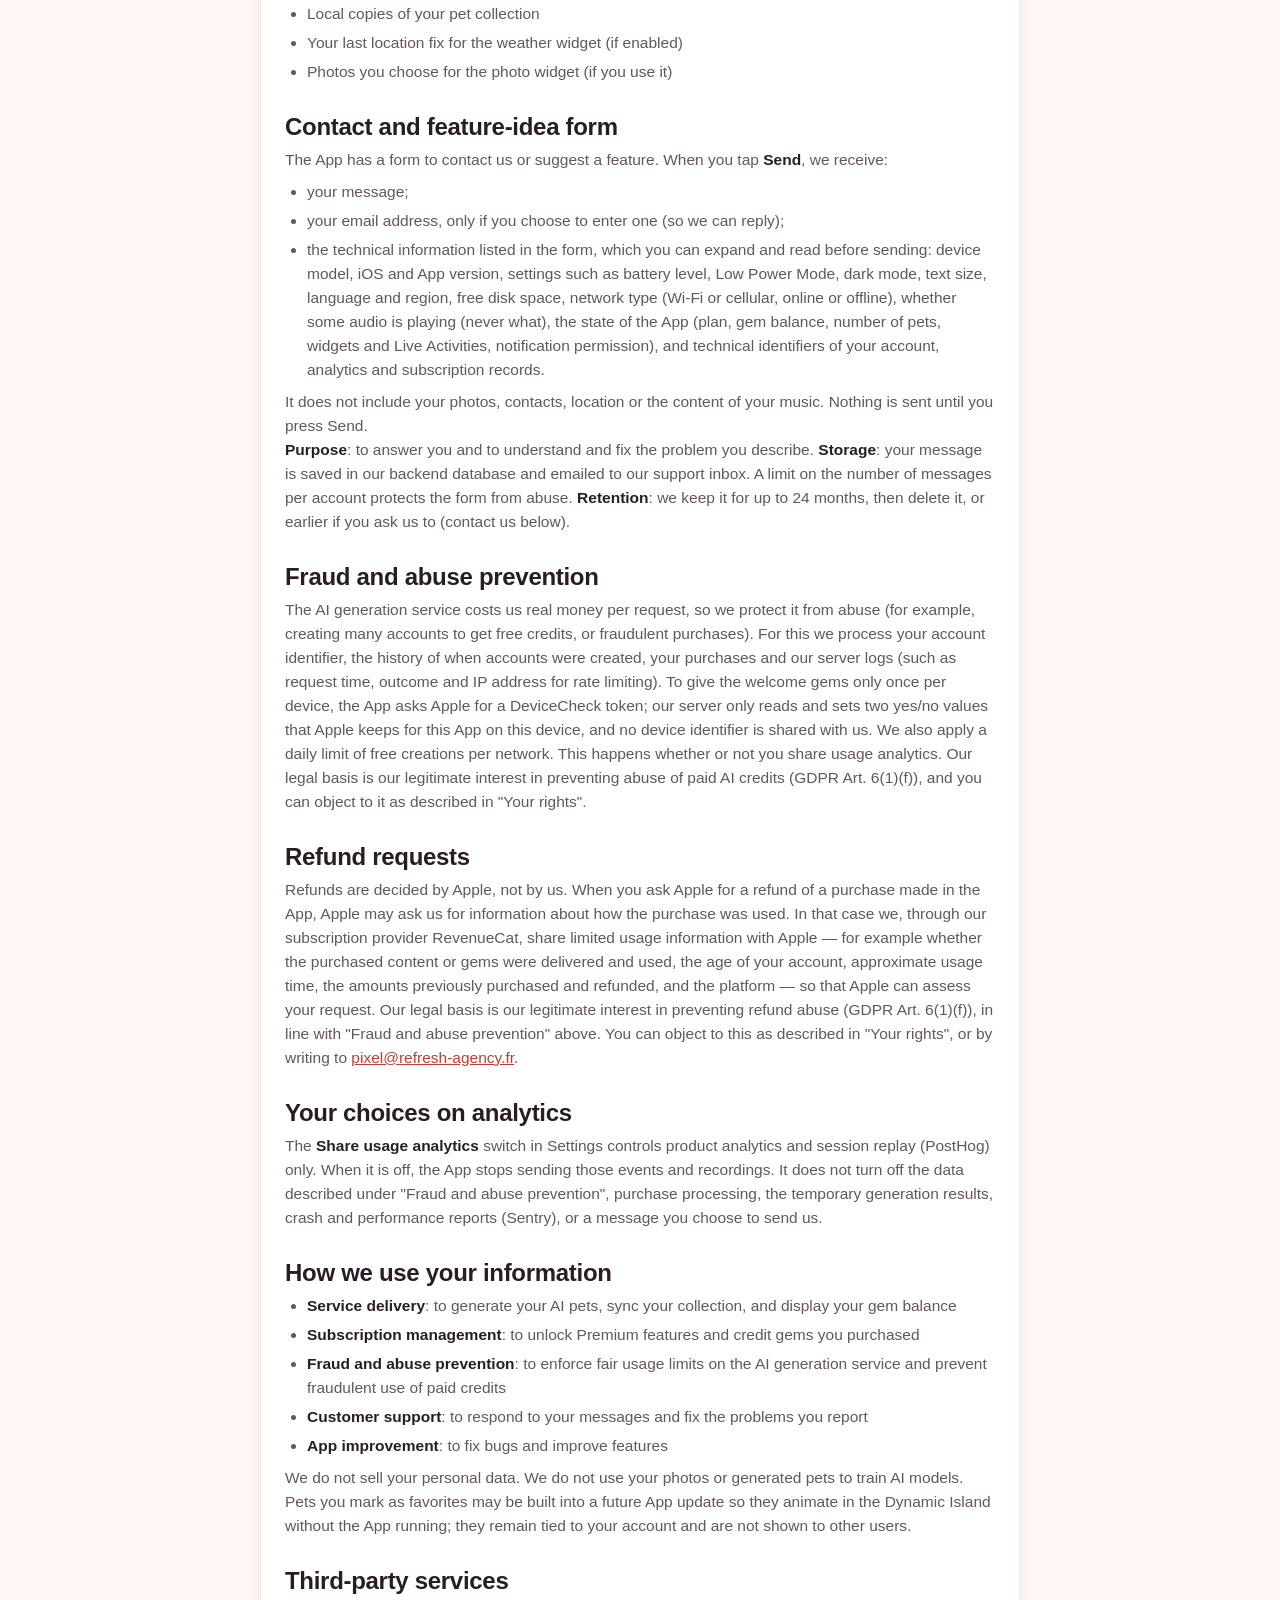
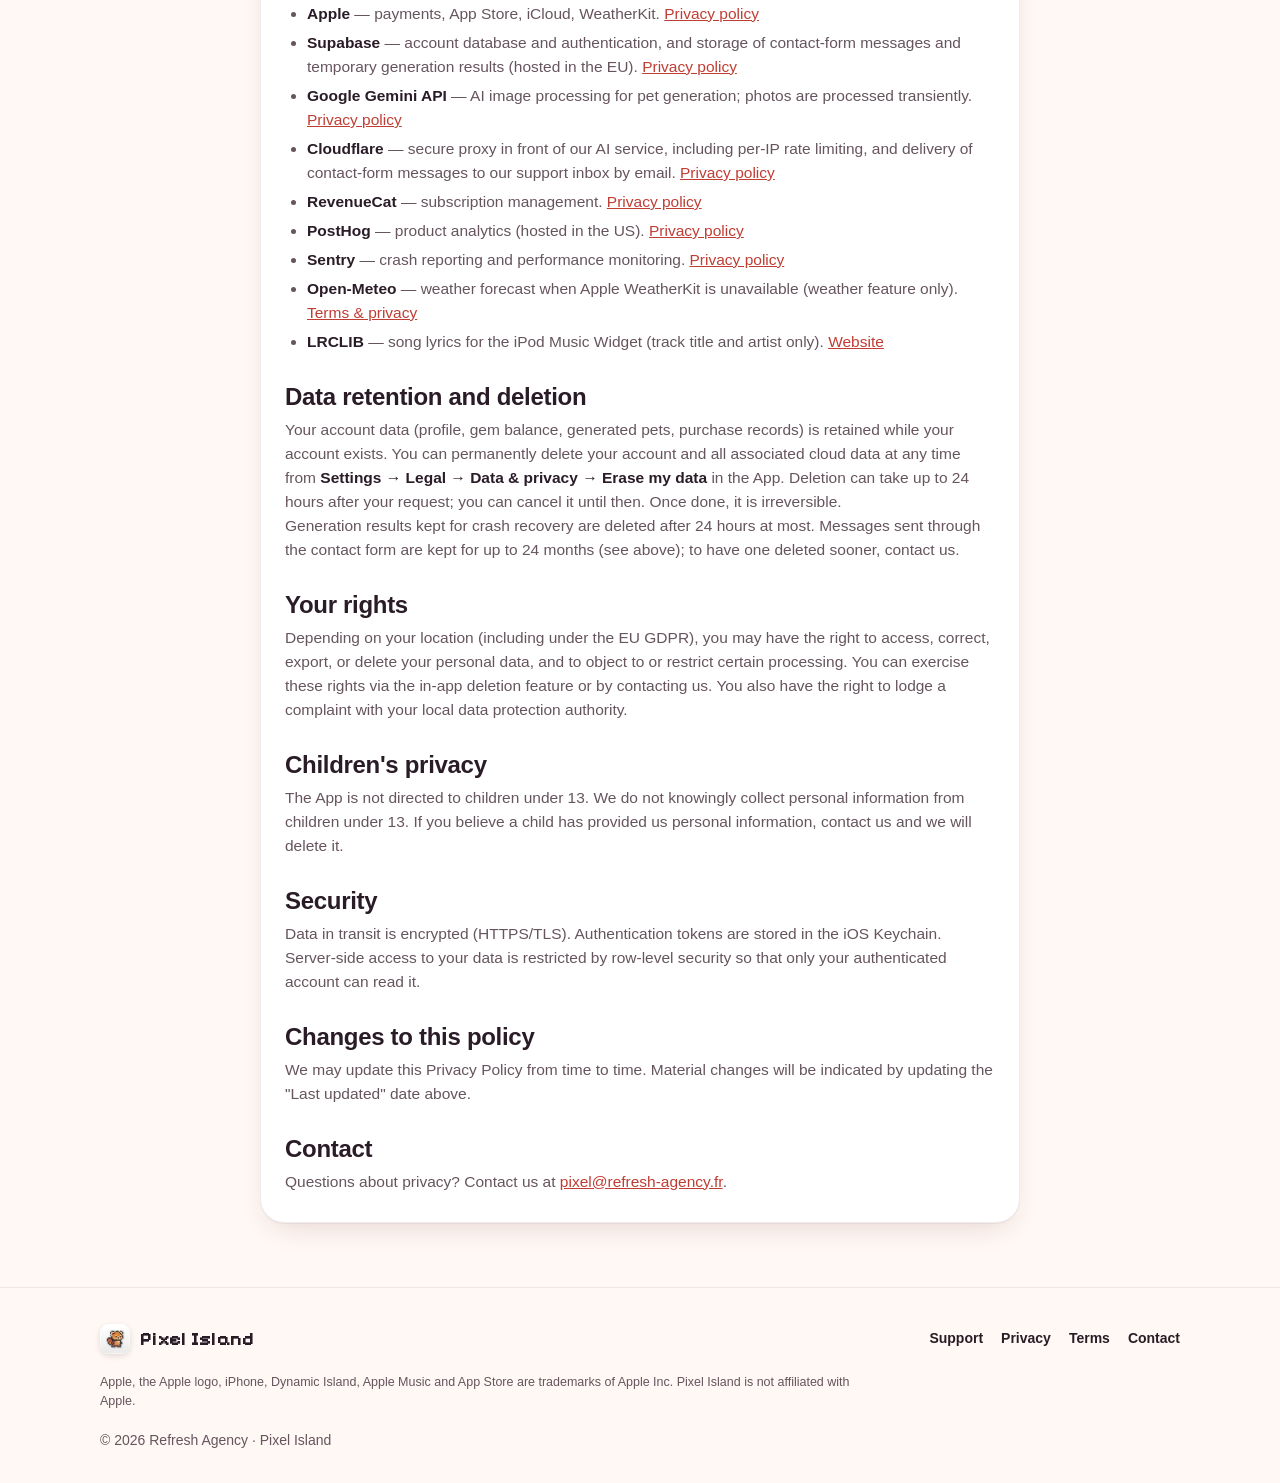
<file: privacy.html>
<!DOCTYPE html>
<html lang="en">
<head>
<meta charset="UTF-8">
<meta name="viewport" content="width=device-width, initial-scale=1, viewport-fit=cover">
<title>Privacy Policy - Pixel Island</title>
<meta name="description" content="How Pixel Island collects, uses and shares information.">
<link rel="canonical" href="https://ywrld14.github.io/pixel-island-site/privacy.html">
<meta name="theme-color" content="#fff6f0" media="(prefers-color-scheme: light)">
<meta name="theme-color" content="#1a1218" media="(prefers-color-scheme: dark)">
<meta name="apple-itunes-app" content="app-id=6807920182">
<meta property="og:type" content="website">
<meta property="og:site_name" content="Pixel Island">
<meta property="og:title" content="Privacy Policy - Pixel Island">
<meta property="og:description" content="How Pixel Island collects, uses and shares information.">
<meta property="og:url" content="https://ywrld14.github.io/pixel-island-site/privacy.html">
<meta property="og:image" content="https://ywrld14.github.io/pixel-island-site/assets/og.jpg">
<meta property="og:image:width" content="1200">
<meta property="og:image:height" content="630">
<meta property="og:image:alt" content="Pixel Island: tiny pixel pets in your Dynamic Island, with Casino Slots widgets">
<meta name="twitter:card" content="summary_large_image">
<meta name="twitter:title" content="Privacy Policy - Pixel Island">
<meta name="twitter:description" content="How Pixel Island collects, uses and shares information.">
<meta name="twitter:image" content="https://ywrld14.github.io/pixel-island-site/assets/og.jpg">
<link rel="icon" type="image/png" sizes="32x32" href="assets/icon-32.png">
<link rel="apple-touch-icon" href="assets/icon-180.png">
<link rel="preload" href="assets/fonts/pixelify-sans.woff2" as="font" type="font/woff2" crossorigin>
<link rel="stylesheet" href="style.css?v=1.3">
</head>
<body>
<a class="skip" href="#main" data-fr="Aller au contenu">Skip to content</a>
<header class="nav">
  <div class="wrap">
    <a class="brand" href="index.html" aria-label="Pixel Island"><img src="assets/icon-180.png" width="34" height="34" alt="">Pixel Island</a>
    <nav class="nav-links" aria-label="Main">
      <a class="l opt" href="support.html">Support</a>
      <a class="btn sm" href="https://apps.apple.com/app/id6807920182" data-fr="Obtenir">Get the app</a>
    </nav>
  </div>
</header>

<main id="main" class="page">
  <div class="page-header">
    <h1>Privacy Policy</h1>
    <div class="updated">Last updated: November 25, 2026</div>
  </div>

  <article class="sheet">
    <h2>Introduction</h2>
    <p>This Privacy Policy describes how Pixel Island ("we", "us", or "our") collects, uses, and shares information when you use our mobile application (the "App"). We are committed to protecting your privacy and being transparent about our data practices.</p>

    <h2>Information we collect</h2>
    <h3>1. Information you provide directly</h3>
    <ul>
      <li><strong>Account information</strong>: the App automatically creates an anonymous account identifier (a random ID tied to your iCloud account) — no sign-in, name or email is required</li>
      <li><strong>Photos you submit</strong>: images you choose for AI pet generation are sent to our processing service for the sole purpose of creating your pixel pet; the original photo is not stored on our servers after processing</li>
      <li><strong>Generated pets</strong>: the pixel-art pets created for you are stored on your account so they sync across your devices</li>
      <li><strong>Preferences</strong>: favorites and pet names you set</li>
      <li><strong>Messages to us (contact and feature-idea form)</strong>: see "Contact and feature-idea form" below. Nothing is sent unless you tap Send</li>
    </ul>
    <h3>2. Information automatically collected</h3>
    <ul>
      <li><strong>Purchase information</strong>: subscription and purchase status, processed through RevenueCat and Apple's payment system — we never see your payment details</li>
      <li><strong>Usage records</strong>: AI generation events (for gem accounting and fraud and abuse prevention), including technical metadata such as request time and outcome</li>
      <li><strong>Generation results (temporary)</strong>: so that a creation interrupted by a network loss can be recovered without charging you twice, the result of a generation (the pixel pet image) may be kept on our servers for up to 24 hours, then it is deleted automatically</li>
      <li><strong>Device information</strong>: basic technical information needed to deliver the service (app version, IP address for rate limiting)</li>
      <li><strong>Usage analytics</strong>: in-app events (screens viewed, features used) associated with your anonymous account identifier, collected via PostHog to understand how the App is used and improve it</li>
      <li><strong>Session replay</strong>: for about half of installs, Pixel Island records the screens you see (not your photos or what you type: all images and text fields are masked) to fix usability problems. You can turn this off with "Share usage analytics" in Settings → Legal → Data &amp; privacy (see "Your choices on analytics" below).</li>
      <li><strong>Optional source question</strong>: if you answer "How did you hear about Pixel Island?", we keep your answer to learn which channels bring people, and share it with our subscription provider (RevenueCat).</li>
      <li><strong>Apple Ads attribution</strong>: if you came from one of our Apple Ads, the app asks Apple for an anonymous attribution token that says which campaign brought the install, never who you are.</li>
      <li><strong>Crash & performance data</strong>: crash reports and performance traces (device model, OS version, app version — no personal content), collected via Sentry to fix bugs</li>
      <li><strong>Weather (optional)</strong>: if you enable the weather feature, your device location is used to fetch local weather through Apple WeatherKit, or through Open-Meteo when WeatherKit is unavailable (your coordinates are sent to Open-Meteo only to get the forecast); coordinates are never stored on our servers</li>
      <li><strong>Music (optional)</strong>: if you use the iPod Music Widget and allow access to Apple Music, the App reads the track you are playing and its artwork on your device to display them. To show lyrics, the track title and artist (no account or device identifier) are sent to LRCLIB, a public lyrics service. Nothing about your music is stored on our servers</li>
    </ul>
    <h3>3. Information stored only on your device</h3>
    <ul>
      <li>Selected pet, widget configurations and display preferences</li>
      <li>Local copies of your pet collection</li>
      <li>Your last location fix for the weather widget (if enabled)</li>
      <li>Photos you choose for the photo widget (if you use it)</li>
    </ul>

    <h2>Contact and feature-idea form</h2>
    <p>The App has a form to contact us or suggest a feature. When you tap <strong>Send</strong>, we receive:</p>
    <ul>
      <li>your message;</li>
      <li>your email address, only if you choose to enter one (so we can reply);</li>
      <li>the technical information listed in the form, which you can expand and read before sending: device model, iOS and App version, settings such as battery level, Low Power Mode, dark mode, text size, language and region, free disk space, network type (Wi-Fi or cellular, online or offline), whether some audio is playing (never what), the state of the App (plan, gem balance, number of pets, widgets and Live Activities, notification permission), and technical identifiers of your account, analytics and subscription records.</li>
    </ul>
    <p>It does not include your photos, contacts, location or the content of your music. Nothing is sent until you press Send.</p>
    <p><strong>Purpose</strong>: to answer you and to understand and fix the problem you describe. <strong>Storage</strong>: your message is saved in our backend database and emailed to our support inbox. A limit on the number of messages per account protects the form from abuse. <strong>Retention</strong>: we keep it for up to 24 months, then delete it, or earlier if you ask us to (contact us below).</p>

    <h2>Fraud and abuse prevention</h2>
    <p>The AI generation service costs us real money per request, so we protect it from abuse (for example, creating many accounts to get free credits, or fraudulent purchases). For this we process your account identifier, the history of when accounts were created, your purchases and our server logs (such as request time, outcome and IP address for rate limiting). To give the welcome gems only once per device, the App asks Apple for a DeviceCheck token; our server only reads and sets two yes/no values that Apple keeps for this App on this device, and no device identifier is shared with us. We also apply a daily limit of free creations per network. This happens whether or not you share usage analytics. Our legal basis is our legitimate interest in preventing abuse of paid AI credits (GDPR Art. 6(1)(f)), and you can object to it as described in "Your rights".</p>

    <h2>Refund requests</h2>
    <p>Refunds are decided by Apple, not by us. When you ask Apple for a refund of a purchase made in the App, Apple may ask us for information about how the purchase was used. In that case we, through our subscription provider RevenueCat, share limited usage information with Apple &mdash; for example whether the purchased content or gems were delivered and used, the age of your account, approximate usage time, the amounts previously purchased and refunded, and the platform &mdash; so that Apple can assess your request. Our legal basis is our legitimate interest in preventing refund abuse (GDPR Art. 6(1)(f)), in line with "Fraud and abuse prevention" above. You can object to this as described in "Your rights", or by writing to <a href="mailto:pixel@refresh-agency.fr">pixel@refresh-agency.fr</a>.</p>

    <h2>Your choices on analytics</h2>
    <p>The <strong>Share usage analytics</strong> switch in Settings controls product analytics and session replay (PostHog) only. When it is off, the App stops sending those events and recordings. It does not turn off the data described under "Fraud and abuse prevention", purchase processing, the temporary generation results, crash and performance reports (Sentry), or a message you choose to send us.</p>

    <h2>How we use your information</h2>
    <ul>
      <li><strong>Service delivery</strong>: to generate your AI pets, sync your collection, and display your gem balance</li>
      <li><strong>Subscription management</strong>: to unlock Premium features and credit gems you purchased</li>
      <li><strong>Fraud and abuse prevention</strong>: to enforce fair usage limits on the AI generation service and prevent fraudulent use of paid credits</li>
      <li><strong>Customer support</strong>: to respond to your messages and fix the problems you report</li>
      <li><strong>App improvement</strong>: to fix bugs and improve features</li>
    </ul>
    <p>We do not sell your personal data. We do not use your photos or generated pets to train AI models.</p>
    <p>Pets you mark as favorites may be built into a future App update so they animate in the Dynamic Island without the App running; they remain tied to your account and are not shown to other users.</p>

    <h2>Third-party services</h2>
    <ul>
      <li><strong>Apple</strong> — payments, App Store, iCloud, WeatherKit. <a href="https://www.apple.com/legal/privacy/">Privacy policy</a></li>
      <li><strong>Supabase</strong> — account database and authentication, and storage of contact-form messages and temporary generation results (hosted in the EU). <a href="https://supabase.com/privacy">Privacy policy</a></li>
      <li><strong>Google Gemini API</strong> — AI image processing for pet generation; photos are processed transiently. <a href="https://policies.google.com/privacy">Privacy policy</a></li>
      <li><strong>Cloudflare</strong> — secure proxy in front of our AI service, including per-IP rate limiting, and delivery of contact-form messages to our support inbox by email. <a href="https://www.cloudflare.com/privacypolicy/">Privacy policy</a></li>
      <li><strong>RevenueCat</strong> — subscription management. <a href="https://www.revenuecat.com/privacy/">Privacy policy</a></li>
      <li><strong>PostHog</strong> — product analytics (hosted in the US). <a href="https://posthog.com/privacy">Privacy policy</a></li>
      <li><strong>Sentry</strong> — crash reporting and performance monitoring. <a href="https://sentry.io/privacy/">Privacy policy</a></li>
      <li><strong>Open-Meteo</strong> — weather forecast when Apple WeatherKit is unavailable (weather feature only). <a href="https://open-meteo.com/en/terms">Terms &amp; privacy</a></li>
      <li><strong>LRCLIB</strong> — song lyrics for the iPod Music Widget (track title and artist only). <a href="https://lrclib.net">Website</a></li>
    </ul>

    <h2>Data retention and deletion</h2>
    <p>Your account data (profile, gem balance, generated pets, purchase records) is retained while your account exists. You can permanently delete your account and all associated cloud data at any time from <strong>Settings → Legal → Data &amp; privacy → Erase my data</strong> in the App. Deletion can take up to 24 hours after your request; you can cancel it until then. Once done, it is irreversible.</p>
    <p>Generation results kept for crash recovery are deleted after 24 hours at most. Messages sent through the contact form are kept for up to 24 months (see above); to have one deleted sooner, contact us.</p>

    <h2>Your rights</h2>
    <p>Depending on your location (including under the EU GDPR), you may have the right to access, correct, export, or delete your personal data, and to object to or restrict certain processing. You can exercise these rights via the in-app deletion feature or by contacting us. You also have the right to lodge a complaint with your local data protection authority.</p>

    <h2>Children's privacy</h2>
    <p>The App is not directed to children under 13. We do not knowingly collect personal information from children under 13. If you believe a child has provided us personal information, contact us and we will delete it.</p>

    <h2>Security</h2>
    <p>Data in transit is encrypted (HTTPS/TLS). Authentication tokens are stored in the iOS Keychain. Server-side access to your data is restricted by row-level security so that only your authenticated account can read it.</p>

    <h2>Changes to this policy</h2>
    <p>We may update this Privacy Policy from time to time. Material changes will be indicated by updating the "Last updated" date above.</p>

    <h2>Contact</h2>
    <p>Questions about privacy? Contact us at <a href="mailto:pixel@refresh-agency.fr">pixel@refresh-agency.fr</a>.</p>
  </article>
</main>

<footer>
  <div class="wrap">
    <div>
      <a class="brand" href="index.html"><img src="assets/icon-180.png" width="30" height="30" alt="">Pixel Island</a>
    </div>
    <nav class="links" aria-label="Footer">
      <a href="support.html">Support</a>
      <a href="privacy.html" data-fr="Confidentialité">Privacy</a>
      <a href="terms.html" data-fr="Conditions">Terms</a>
      <a href="mailto:pixel@refresh-agency.fr" data-fr="Contact">Contact</a>
    </nav>
    <p class="legal" data-fr="Apple, le logo Apple, iPhone, Dynamic Island, Apple Music et App Store sont des marques d&#x27;Apple Inc. Pixel Island n&#x27;est pas affilié à Apple.">Apple, the Apple logo, iPhone, Dynamic Island, Apple Music and App Store are trademarks of Apple Inc. Pixel Island is not affiliated with Apple.</p>
    <p class="copy">&copy; 2026 Refresh Agency &middot; Pixel Island</p>
  </div>
</footer>
</body>
</html>
</file>
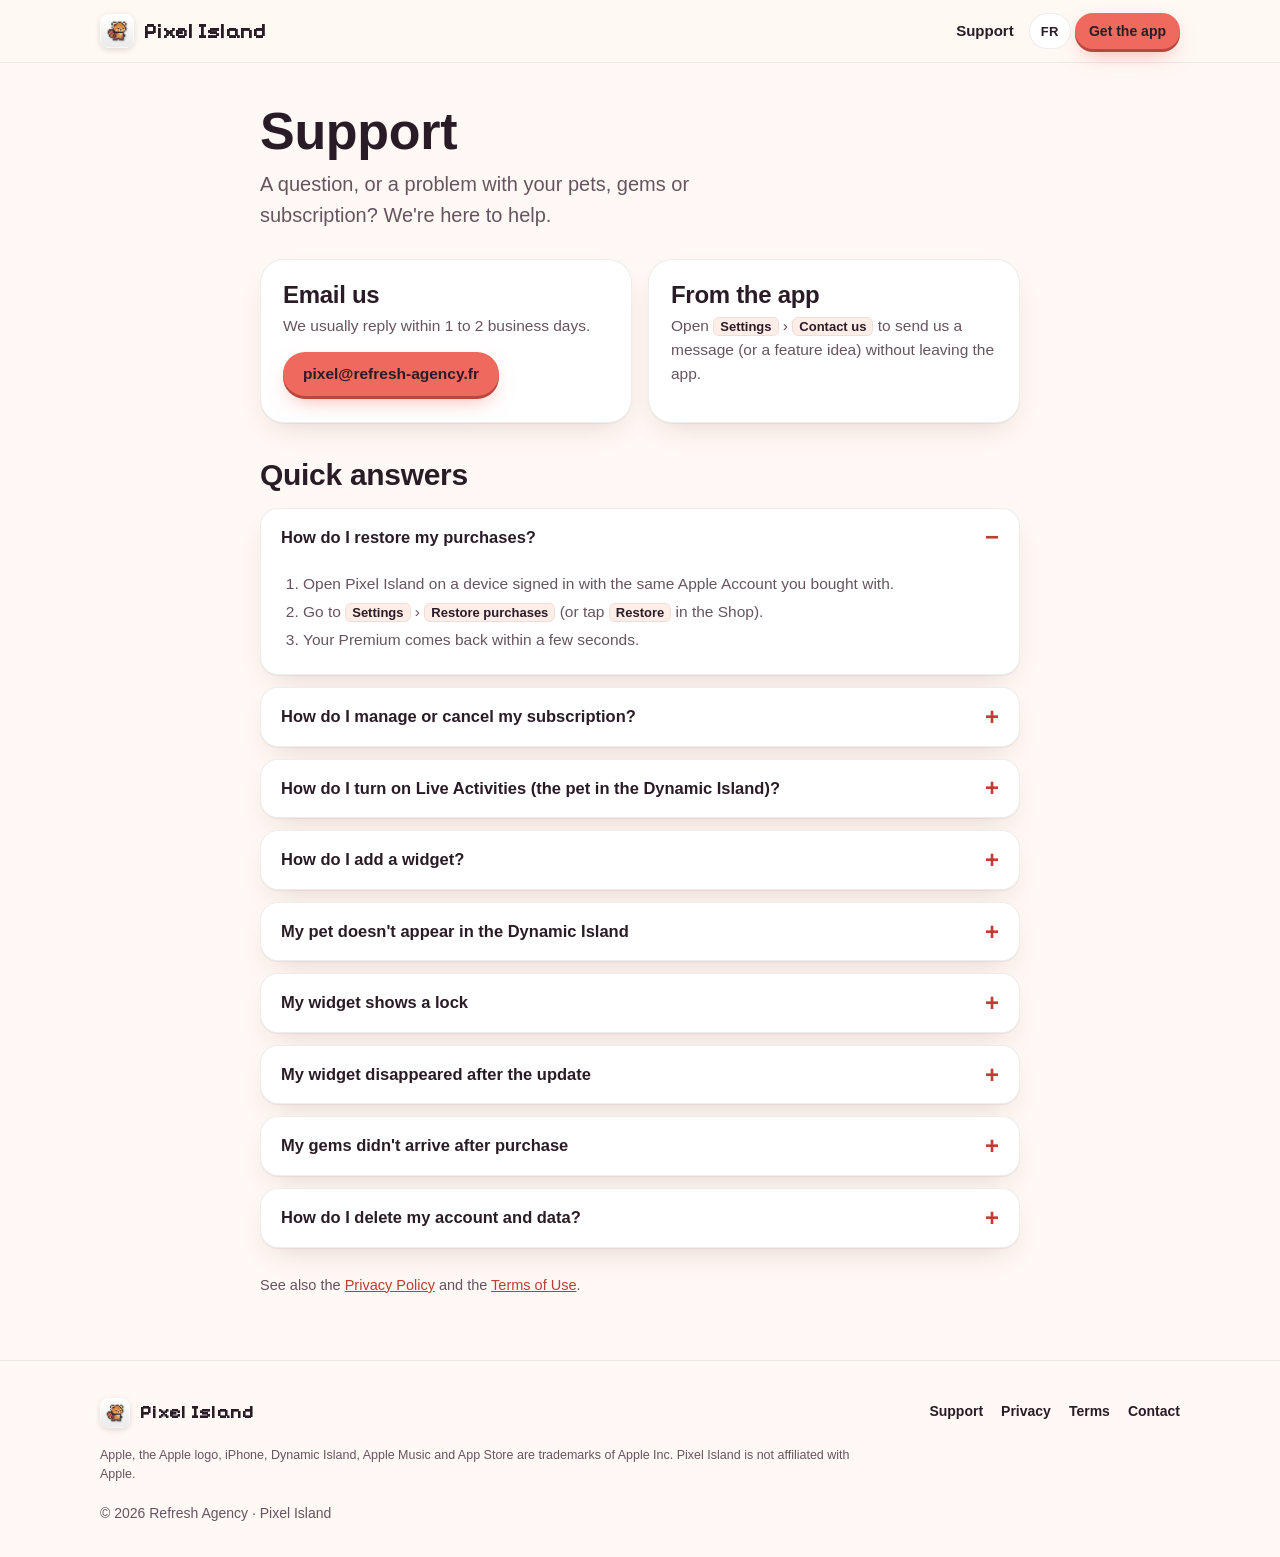
<file: support.html>
<!DOCTYPE html>
<html lang="en" data-fr-title="Aide - Pixel Island" data-fr-desc="Besoin d&#x27;aide avec Pixel Island : nous contacter, restaurer tes achats, gérer ton abonnement, activer les activités en direct et ajouter un widget.">
<head>
<meta charset="UTF-8">
<meta name="viewport" content="width=device-width, initial-scale=1, viewport-fit=cover">
<title>Support - Pixel Island</title>
<meta name="description" content="Get help with Pixel Island: contact us, restore purchases, manage your subscription, turn on Live Activities and add a widget.">
<link rel="canonical" href="https://ywrld14.github.io/pixel-island-site/support.html">
<meta name="theme-color" content="#fff6f0" media="(prefers-color-scheme: light)">
<meta name="theme-color" content="#1a1218" media="(prefers-color-scheme: dark)">
<meta name="apple-itunes-app" content="app-id=6807920182">
<meta property="og:type" content="website">
<meta property="og:site_name" content="Pixel Island">
<meta property="og:title" content="Support - Pixel Island">
<meta property="og:description" content="Get help with Pixel Island: contact us, restore purchases, manage your subscription, turn on Live Activities and add a widget.">
<meta property="og:url" content="https://ywrld14.github.io/pixel-island-site/support.html">
<meta property="og:image" content="https://ywrld14.github.io/pixel-island-site/assets/og.jpg">
<meta property="og:image:width" content="1200">
<meta property="og:image:height" content="630">
<meta property="og:image:alt" content="Pixel Island: tiny pixel pets in your Dynamic Island, with Casino Slots widgets">
<meta name="twitter:card" content="summary_large_image">
<meta name="twitter:title" content="Support - Pixel Island">
<meta name="twitter:description" content="Get help with Pixel Island: contact us, restore purchases, manage your subscription, turn on Live Activities and add a widget.">
<meta name="twitter:image" content="https://ywrld14.github.io/pixel-island-site/assets/og.jpg">
<link rel="icon" type="image/png" sizes="32x32" href="assets/icon-32.png">
<link rel="apple-touch-icon" href="assets/icon-180.png">
<link rel="preload" href="assets/fonts/pixelify-sans.woff2" as="font" type="font/woff2" crossorigin>
<link rel="stylesheet" href="style.css?v=1.3">
</head>
<body>
<a class="skip" href="#main" data-fr="Aller au contenu">Skip to content</a>
<header class="nav">
  <div class="wrap">
    <a class="brand" href="index.html" aria-label="Pixel Island"><img src="assets/icon-180.png" width="34" height="34" alt="">Pixel Island</a>
    <nav class="nav-links" aria-label="Main">
      <a class="l opt" href="support.html">Support</a>
      <button class="lang" id="lang" type="button" aria-label="Passer en français">FR</button>
      <a class="btn sm" href="https://apps.apple.com/app/id6807920182" data-fr="Obtenir">Get the app</a>
    </nav>
  </div>
</header>

<main id="main" class="page">
  <div class="page-header">
    <h1 data-fr="Aide">Support</h1>
    <p class="lead" data-fr="Une question, un souci avec tes pets, tes gemmes ou ton abonnement ? On est là.">A question, or a problem with your pets, gems or subscription? We're here to help.</p>
  </div>

  <div class="help">
    <div class="card">
      <h2 data-fr="Écris-nous">Email us</h2>
      <p data-fr="On répond en général sous 1 à 2 jours ouvrés.">We usually reply within 1 to 2 business days.</p>
      <a class="btn" href="mailto:pixel@refresh-agency.fr?subject=Pixel%20Island%20Support">pixel@refresh-agency.fr</a>
    </div>
    <div class="card">
      <h2 data-fr="Depuis l’app">From the app</h2>
      <p data-fr="Ouvre &lt;kbd&gt;Réglages&lt;/kbd&gt; › &lt;kbd&gt;Contactez-nous&lt;/kbd&gt; pour nous envoyer un message (ou une idée de fonctionnalité) sans quitter l’app.">Open <kbd>Settings</kbd> › <kbd>Contact us</kbd> to send us a message (or a feature idea) without leaving the app.</p>
    </div>
  </div>

  <div class="how">
    <h2 data-fr="Réponses rapides">Quick answers</h2>

    <details open><summary data-fr="Comment restaurer mes achats ?">How do I restore my purchases?</summary><div data-fr="&lt;ol&gt;&lt;li&gt;Ouvre Pixel Island avec le même identifiant Apple que pour l’achat.&lt;/li&gt;&lt;li&gt;Va dans &lt;kbd&gt;Réglages&lt;/kbd&gt; › &lt;kbd&gt;Restaurer les achats&lt;/kbd&gt; (ou touche &lt;kbd&gt;Restaurer&lt;/kbd&gt; dans la boutique).&lt;/li&gt;&lt;li&gt;Ton Premium revient en quelques secondes.&lt;/li&gt;&lt;/ol&gt;"><ol><li>Open Pixel Island on a device signed in with the same Apple Account you bought with.</li><li>Go to <kbd>Settings</kbd> › <kbd>Restore purchases</kbd> (or tap <kbd>Restore</kbd> in the Shop).</li><li>Your Premium comes back within a few seconds.</li></ol></div></details>

    <details><summary data-fr="Comment gérer ou annuler mon abonnement ?">How do I manage or cancel my subscription?</summary><div data-fr="Les abonnements sont gérés par Apple, pas par l’app. Sur ton iPhone : &lt;kbd&gt;Réglages&lt;/kbd&gt; › ton nom › &lt;kbd&gt;Abonnements&lt;/kbd&gt; › &lt;kbd&gt;Pixel Island&lt;/kbd&gt; › &lt;kbd&gt;Annuler l’abonnement&lt;/kbd&gt;. Pour éviter d’être facturé, annule au moins 24 h avant la fin de la période d’essai ou de la période en cours. Tu gardes l’accès jusqu’à la fin de la période déjà payée.">Subscriptions are managed by Apple, not by the app. On your iPhone: <kbd>Settings</kbd> › your name › <kbd>Subscriptions</kbd> › <kbd>Pixel Island</kbd> › <kbd>Cancel Subscription</kbd>. To avoid being charged, cancel at least 24 hours before the free trial or current period ends. You keep access until the end of the period you've already paid for.</div></details>

    <details><summary data-fr="Comment activer les activités en direct (pet dans la Dynamic Island) ?">How do I turn on Live Activities (the pet in the Dynamic Island)?</summary><div data-fr="&lt;ol&gt;&lt;li&gt;Ouvre les &lt;kbd&gt;Réglages&lt;/kbd&gt; de l’iPhone › &lt;kbd&gt;Pixel Island&lt;/kbd&gt; › active &lt;kbd&gt;Activités en direct&lt;/kbd&gt;.&lt;/li&gt;&lt;li&gt;Dans l’app, vérifie aussi que l’interrupteur &lt;kbd&gt;Activités en direct&lt;/kbd&gt; de &lt;kbd&gt;Réglages&lt;/kbd&gt; est activé.&lt;/li&gt;&lt;li&gt;Quitte l’app : la Dynamic Island n’affiche pas ton pet quand l’app est au premier plan.&lt;/li&gt;&lt;/ol&gt;&lt;p&gt;Si besoin, vérifie aussi &lt;kbd&gt;Réglages&lt;/kbd&gt; › &lt;kbd&gt;Face ID et code&lt;/kbd&gt; › &lt;kbd&gt;Activités en direct&lt;/kbd&gt;.&lt;/p&gt;"><ol><li>Open the iPhone <kbd>Settings</kbd> app › <kbd>Pixel Island</kbd> › turn on <kbd>Live Activities</kbd>.</li><li>In the app, also check that the <kbd>Live Activities</kbd> switch in <kbd>Settings</kbd> is on.</li><li>Leave the app: the Dynamic Island doesn't show your pet while the app is in the foreground.</li></ol><p>If needed, also check <kbd>Settings</kbd> › <kbd>Face ID &amp; Passcode</kbd> › <kbd>Live Activities</kbd>.</p></div></details>

    <details><summary data-fr="Comment ajouter un widget ?">How do I add a widget?</summary><div data-fr="&lt;ol&gt;&lt;li&gt;Appuie longuement sur un espace vide de l’écran d’accueil, puis touche &lt;kbd&gt;+&lt;/kbd&gt; (ou &lt;kbd&gt;Modifier&lt;/kbd&gt; › &lt;kbd&gt;Ajouter un widget&lt;/kbd&gt;).&lt;/li&gt;&lt;li&gt;Cherche &lt;kbd&gt;Pixel Island&lt;/kbd&gt;, choisis une taille et touche &lt;kbd&gt;Ajouter le widget&lt;/kbd&gt;.&lt;/li&gt;&lt;li&gt;Appuie longuement sur le widget › &lt;kbd&gt;Modifier le widget&lt;/kbd&gt; pour choisir un thème (Classique, Casino Slots, iPod Music Widget…).&lt;/li&gt;&lt;/ol&gt;&lt;p&gt;Pour l’écran verrouillé : appuie longuement sur l’écran verrouillé › &lt;kbd&gt;Personnaliser&lt;/kbd&gt; › ajoute un widget Pixel Island.&lt;/p&gt;"><ol><li>Long-press an empty spot on your Home Screen, then tap <kbd>+</kbd> (or <kbd>Edit</kbd> › <kbd>Add Widget</kbd>).</li><li>Search for <kbd>Pixel Island</kbd>, pick a size and tap <kbd>Add Widget</kbd>.</li><li>Long-press the widget › <kbd>Edit Widget</kbd> to pick a theme (Classic, Casino Slots, iPod Music Widget...).</li></ol><p>For the Lock Screen: long-press your Lock Screen › <kbd>Customize</kbd> › add a Pixel Island widget.</p></div></details>

    <details><summary data-fr="Mon pet n’apparaît pas dans la Dynamic Island">My pet doesn't appear in the Dynamic Island</summary><div data-fr="La Dynamic Island masque les activités en direct quand l’app est au premier plan : reviens à l’écran d’accueil ou ouvre une autre app pour voir ton pet. Vérifie aussi que les activités en direct sont activées (voir plus haut). Les pets vivent dans la Dynamic Island sur iPhone 14 Pro et plus récents ; sur les autres modèles, ils apparaissent dans la bannière de l’écran verrouillé.">The Dynamic Island hides Live Activities while the app is in the foreground: go home or open another app to see your pet. Also check that Live Activities are on (see above). Pets live in the Dynamic Island on iPhone 14 Pro and newer; on other models they show up in the Lock Screen banner.</div></details>

    <details><summary data-fr="Mon widget affiche un cadenas">My widget shows a lock</summary><div data-fr="Les widgets sont une fonctionnalité Premium. Débloque Premium dans l’app (onglet Boutique) et le widget se déverrouille tout seul en quelques secondes.">Widgets are a Premium feature. Unlock Premium in the app (Shop tab) and the widget unlocks by itself within a few seconds.</div></details>

    <details><summary data-fr="Mon widget a disparu après la mise à jour">My widget disappeared after the update</summary><div data-fr="Pixel Island a désormais un seul widget avec des thèmes (Classique, Casino Slots, iPod Music Widget). Appuie longuement sur l’écran d’accueil › Modifier › Ajouter un widget › Pixel Island, puis appuie longuement sur le widget › Modifier le widget pour choisir un thème.">Pixel Island now has a single widget with themes (Classic, Casino Slots, iPod Music Widget). Long-press your Home Screen › Edit › Add Widget › Pixel Island, then long-press the widget › Edit Widget to pick a theme.</div></details>

    <details><summary data-fr="Mes gemmes ne sont pas arrivées après l’achat">My gems didn't arrive after purchase</summary><div data-fr="Le solde se met à jour quelques secondes après l’achat. Sinon, ferme complètement l’app puis rouvre-la ; si le problème persiste, écris-nous avec ton reçu d’achat.">Balances update within a few seconds of a purchase. If they don't, force-quit and reopen the app; if the problem persists, email us with your purchase receipt.</div></details>

    <details><summary data-fr="Comment supprimer mon compte et mes données ?">How do I delete my account and data?</summary><div data-fr="Dans l’app : &lt;kbd&gt;Réglages&lt;/kbd&gt; › &lt;kbd&gt;Effacer mes données&lt;/kbd&gt;. Cela supprime définitivement tes données cloud, tes pets et tes gemmes.">In the app: <kbd>Settings</kbd> › <kbd>Erase my data</kbd>. This permanently removes your cloud data, pets and gems.</div></details>
  </div>

  <p class="note" data-fr="Voir aussi la &lt;a href=&quot;privacy.html&quot;&gt;politique de confidentialité&lt;/a&gt; et les &lt;a href=&quot;terms.html&quot;&gt;conditions d’utilisation&lt;/a&gt;.">See also the <a href="privacy.html">Privacy Policy</a> and the <a href="terms.html">Terms of Use</a>.</p>
</main>
<footer>
  <div class="wrap">
    <div>
      <a class="brand" href="index.html"><img src="assets/icon-180.png" width="30" height="30" alt="">Pixel Island</a>
    </div>
    <nav class="links" aria-label="Footer">
      <a href="support.html">Support</a>
      <a href="privacy.html" data-fr="Confidentialité">Privacy</a>
      <a href="terms.html" data-fr="Conditions">Terms</a>
      <a href="mailto:pixel@refresh-agency.fr" data-fr="Contact">Contact</a>
    </nav>
    <p class="legal" data-fr="Apple, le logo Apple, iPhone, Dynamic Island, Apple Music et App Store sont des marques d&#x27;Apple Inc. Pixel Island n&#x27;est pas affilié à Apple.">Apple, the Apple logo, iPhone, Dynamic Island, Apple Music and App Store are trademarks of Apple Inc. Pixel Island is not affiliated with Apple.</p>
    <p class="copy">&copy; 2026 Refresh Agency &middot; Pixel Island</p>
  </div>
</footer>
<script src="assets/site.js" defer></script>
</body>
</html>
</file>
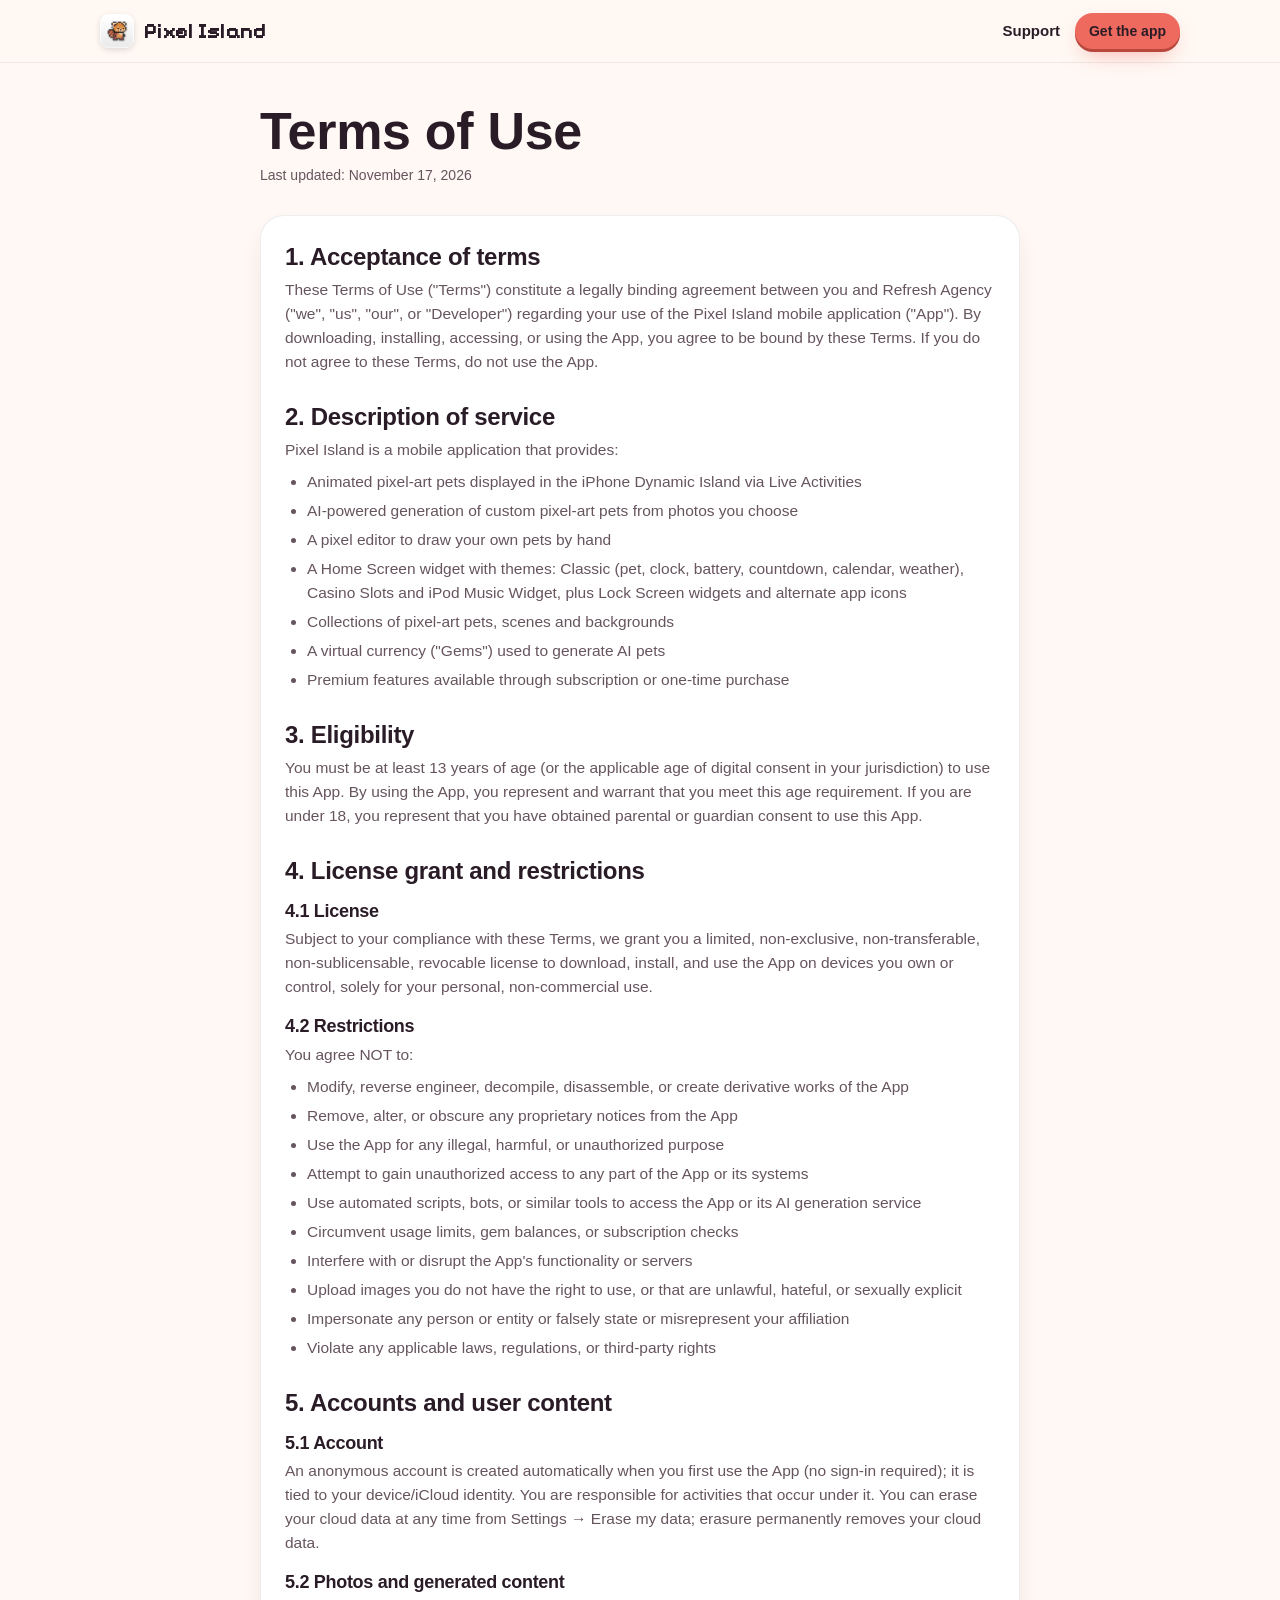
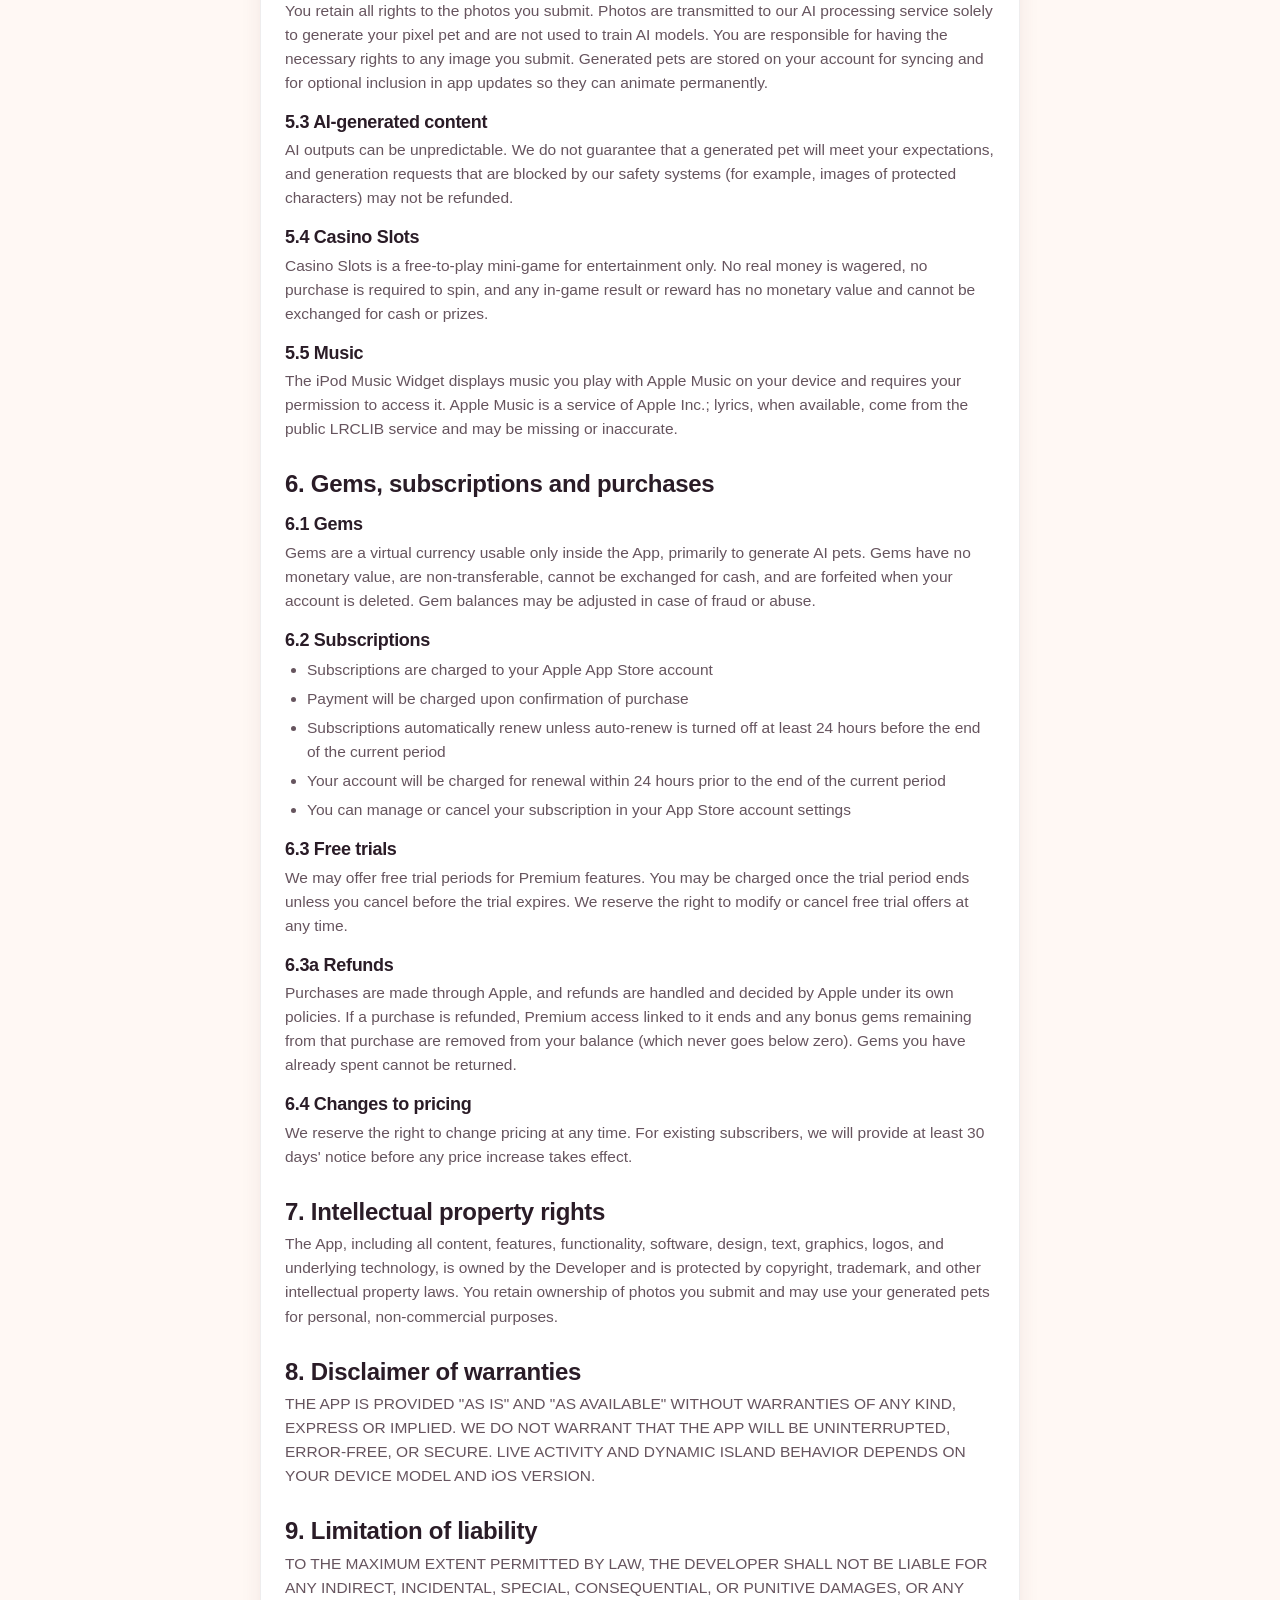
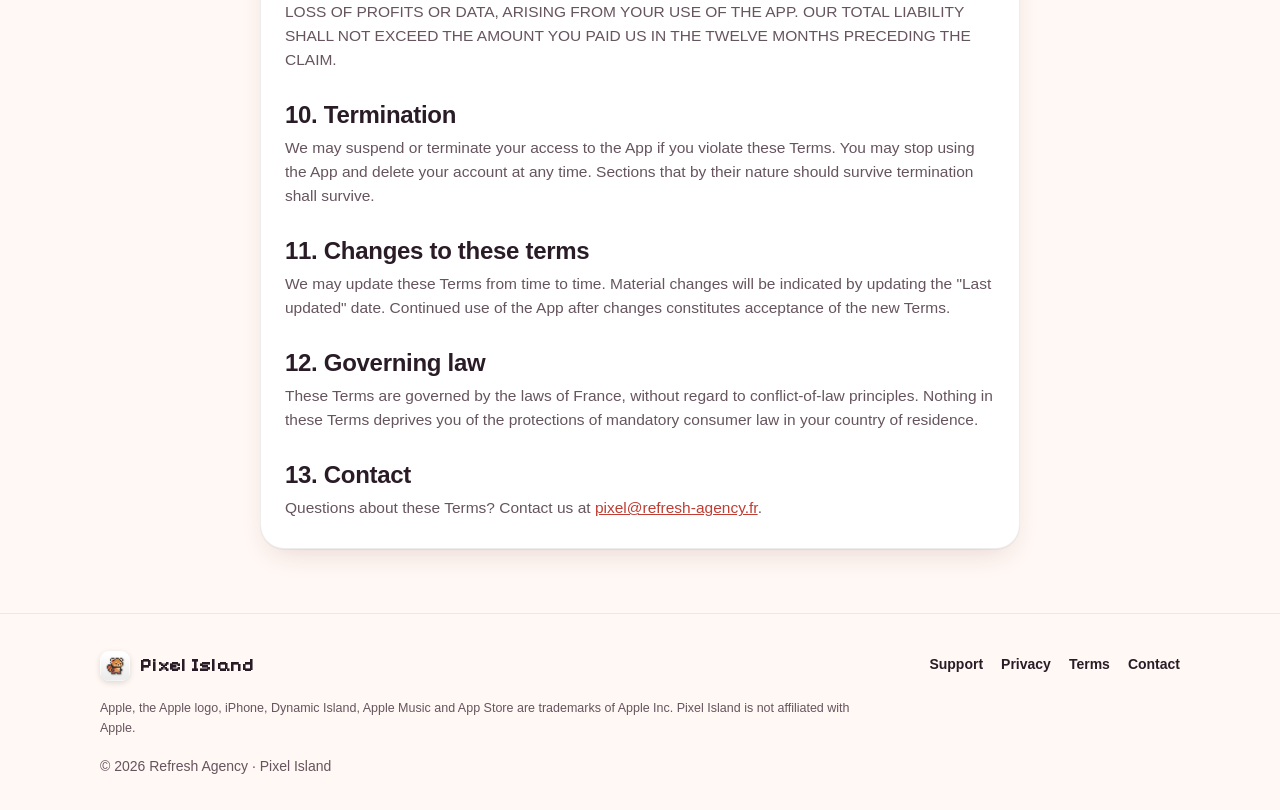
<file: terms.html>
<!DOCTYPE html>
<html lang="en">
<head>
<meta charset="UTF-8">
<meta name="viewport" content="width=device-width, initial-scale=1, viewport-fit=cover">
<title>Terms of Use - Pixel Island</title>
<meta name="description" content="The terms that apply when you use the Pixel Island app.">
<link rel="canonical" href="https://ywrld14.github.io/pixel-island-site/terms.html">
<meta name="theme-color" content="#fff6f0" media="(prefers-color-scheme: light)">
<meta name="theme-color" content="#1a1218" media="(prefers-color-scheme: dark)">
<meta name="apple-itunes-app" content="app-id=6807920182">
<meta property="og:type" content="website">
<meta property="og:site_name" content="Pixel Island">
<meta property="og:title" content="Terms of Use - Pixel Island">
<meta property="og:description" content="The terms that apply when you use the Pixel Island app.">
<meta property="og:url" content="https://ywrld14.github.io/pixel-island-site/terms.html">
<meta property="og:image" content="https://ywrld14.github.io/pixel-island-site/assets/og.jpg">
<meta property="og:image:width" content="1200">
<meta property="og:image:height" content="630">
<meta property="og:image:alt" content="Pixel Island: tiny pixel pets in your Dynamic Island, with Casino Slots widgets">
<meta name="twitter:card" content="summary_large_image">
<meta name="twitter:title" content="Terms of Use - Pixel Island">
<meta name="twitter:description" content="The terms that apply when you use the Pixel Island app.">
<meta name="twitter:image" content="https://ywrld14.github.io/pixel-island-site/assets/og.jpg">
<link rel="icon" type="image/png" sizes="32x32" href="assets/icon-32.png">
<link rel="apple-touch-icon" href="assets/icon-180.png">
<link rel="preload" href="assets/fonts/pixelify-sans.woff2" as="font" type="font/woff2" crossorigin>
<link rel="stylesheet" href="style.css?v=1.3">
</head>
<body>
<a class="skip" href="#main" data-fr="Aller au contenu">Skip to content</a>
<header class="nav">
  <div class="wrap">
    <a class="brand" href="index.html" aria-label="Pixel Island"><img src="assets/icon-180.png" width="34" height="34" alt="">Pixel Island</a>
    <nav class="nav-links" aria-label="Main">
      <a class="l opt" href="support.html">Support</a>
      <a class="btn sm" href="https://apps.apple.com/app/id6807920182" data-fr="Obtenir">Get the app</a>
    </nav>
  </div>
</header>

<main id="main" class="page">
  <div class="page-header">
    <h1>Terms of Use</h1>
    <div class="updated">Last updated: November 17, 2026</div>
  </div>

  <article class="sheet">
    <h2>1. Acceptance of terms</h2>
    <p>These Terms of Use ("Terms") constitute a legally binding agreement between you and Refresh Agency ("we", "us", "our", or "Developer") regarding your use of the Pixel Island mobile application ("App"). By downloading, installing, accessing, or using the App, you agree to be bound by these Terms. If you do not agree to these Terms, do not use the App.</p>

    <h2>2. Description of service</h2>
    <p>Pixel Island is a mobile application that provides:</p>
    <ul>
      <li>Animated pixel-art pets displayed in the iPhone Dynamic Island via Live Activities</li>
      <li>AI-powered generation of custom pixel-art pets from photos you choose</li>
      <li>A pixel editor to draw your own pets by hand</li>
      <li>A Home Screen widget with themes: Classic (pet, clock, battery, countdown, calendar, weather), Casino Slots and iPod Music Widget, plus Lock Screen widgets and alternate app icons</li>
      <li>Collections of pixel-art pets, scenes and backgrounds</li>
      <li>A virtual currency ("Gems") used to generate AI pets</li>
      <li>Premium features available through subscription or one-time purchase</li>
    </ul>

    <h2>3. Eligibility</h2>
    <p>You must be at least 13 years of age (or the applicable age of digital consent in your jurisdiction) to use this App. By using the App, you represent and warrant that you meet this age requirement. If you are under 18, you represent that you have obtained parental or guardian consent to use this App.</p>

    <h2>4. License grant and restrictions</h2>
    <h3>4.1 License</h3>
    <p>Subject to your compliance with these Terms, we grant you a limited, non-exclusive, non-transferable, non-sublicensable, revocable license to download, install, and use the App on devices you own or control, solely for your personal, non-commercial use.</p>
    <h3>4.2 Restrictions</h3>
    <p>You agree NOT to:</p>
    <ul>
      <li>Modify, reverse engineer, decompile, disassemble, or create derivative works of the App</li>
      <li>Remove, alter, or obscure any proprietary notices from the App</li>
      <li>Use the App for any illegal, harmful, or unauthorized purpose</li>
      <li>Attempt to gain unauthorized access to any part of the App or its systems</li>
      <li>Use automated scripts, bots, or similar tools to access the App or its AI generation service</li>
      <li>Circumvent usage limits, gem balances, or subscription checks</li>
      <li>Interfere with or disrupt the App's functionality or servers</li>
      <li>Upload images you do not have the right to use, or that are unlawful, hateful, or sexually explicit</li>
      <li>Impersonate any person or entity or falsely state or misrepresent your affiliation</li>
      <li>Violate any applicable laws, regulations, or third-party rights</li>
    </ul>

    <h2>5. Accounts and user content</h2>
    <h3>5.1 Account</h3>
    <p>An anonymous account is created automatically when you first use the App (no sign-in required); it is tied to your device/iCloud identity. You are responsible for activities that occur under it. You can erase your cloud data at any time from Settings → Erase my data; erasure permanently removes your cloud data.</p>
    <h3>5.2 Photos and generated content</h3>
    <p>You retain all rights to the photos you submit. Photos are transmitted to our AI processing service solely to generate your pixel pet and are not used to train AI models. You are responsible for having the necessary rights to any image you submit. Generated pets are stored on your account for syncing and for optional inclusion in app updates so they can animate permanently.</p>
    <h3>5.3 AI-generated content</h3>
    <p>AI outputs can be unpredictable. We do not guarantee that a generated pet will meet your expectations, and generation requests that are blocked by our safety systems (for example, images of protected characters) may not be refunded.</p>

    <h3>5.4 Casino Slots</h3>
    <p>Casino Slots is a free-to-play mini-game for entertainment only. No real money is wagered, no purchase is required to spin, and any in-game result or reward has no monetary value and cannot be exchanged for cash or prizes.</p>
    <h3>5.5 Music</h3>
    <p>The iPod Music Widget displays music you play with Apple Music on your device and requires your permission to access it. Apple Music is a service of Apple Inc.; lyrics, when available, come from the public LRCLIB service and may be missing or inaccurate.</p>

    <h2>6. Gems, subscriptions and purchases</h2>
    <h3>6.1 Gems</h3>
    <p>Gems are a virtual currency usable only inside the App, primarily to generate AI pets. Gems have no monetary value, are non-transferable, cannot be exchanged for cash, and are forfeited when your account is deleted. Gem balances may be adjusted in case of fraud or abuse.</p>
    <h3>6.2 Subscriptions</h3>
    <ul>
      <li>Subscriptions are charged to your Apple App Store account</li>
      <li>Payment will be charged upon confirmation of purchase</li>
      <li>Subscriptions automatically renew unless auto-renew is turned off at least 24 hours before the end of the current period</li>
      <li>Your account will be charged for renewal within 24 hours prior to the end of the current period</li>
      <li>You can manage or cancel your subscription in your App Store account settings</li>
    </ul>
    <h3>6.3 Free trials</h3>
    <p>We may offer free trial periods for Premium features. You may be charged once the trial period ends unless you cancel before the trial expires. We reserve the right to modify or cancel free trial offers at any time.</p>
    <h3>6.3a Refunds</h3>
    <p>Purchases are made through Apple, and refunds are handled and decided by Apple under its own policies. If a purchase is refunded, Premium access linked to it ends and any bonus gems remaining from that purchase are removed from your balance (which never goes below zero). Gems you have already spent cannot be returned.</p>
    <h3>6.4 Changes to pricing</h3>
    <p>We reserve the right to change pricing at any time. For existing subscribers, we will provide at least 30 days' notice before any price increase takes effect.</p>

    <h2>7. Intellectual property rights</h2>
    <p>The App, including all content, features, functionality, software, design, text, graphics, logos, and underlying technology, is owned by the Developer and is protected by copyright, trademark, and other intellectual property laws. You retain ownership of photos you submit and may use your generated pets for personal, non-commercial purposes.</p>

    <h2>8. Disclaimer of warranties</h2>
    <p>THE APP IS PROVIDED "AS IS" AND "AS AVAILABLE" WITHOUT WARRANTIES OF ANY KIND, EXPRESS OR IMPLIED. WE DO NOT WARRANT THAT THE APP WILL BE UNINTERRUPTED, ERROR-FREE, OR SECURE. LIVE ACTIVITY AND DYNAMIC ISLAND BEHAVIOR DEPENDS ON YOUR DEVICE MODEL AND iOS VERSION.</p>

    <h2>9. Limitation of liability</h2>
    <p>TO THE MAXIMUM EXTENT PERMITTED BY LAW, THE DEVELOPER SHALL NOT BE LIABLE FOR ANY INDIRECT, INCIDENTAL, SPECIAL, CONSEQUENTIAL, OR PUNITIVE DAMAGES, OR ANY LOSS OF PROFITS OR DATA, ARISING FROM YOUR USE OF THE APP. OUR TOTAL LIABILITY SHALL NOT EXCEED THE AMOUNT YOU PAID US IN THE TWELVE MONTHS PRECEDING THE CLAIM.</p>

    <h2>10. Termination</h2>
    <p>We may suspend or terminate your access to the App if you violate these Terms. You may stop using the App and delete your account at any time. Sections that by their nature should survive termination shall survive.</p>

    <h2>11. Changes to these terms</h2>
    <p>We may update these Terms from time to time. Material changes will be indicated by updating the "Last updated" date. Continued use of the App after changes constitutes acceptance of the new Terms.</p>

    <h2>12. Governing law</h2>
    <p>These Terms are governed by the laws of France, without regard to conflict-of-law principles. Nothing in these Terms deprives you of the protections of mandatory consumer law in your country of residence.</p>

    <h2>13. Contact</h2>
    <p>Questions about these Terms? Contact us at <a href="mailto:pixel@refresh-agency.fr">pixel@refresh-agency.fr</a>.</p>
  </article>
</main>

<footer>
  <div class="wrap">
    <div>
      <a class="brand" href="index.html"><img src="assets/icon-180.png" width="30" height="30" alt="">Pixel Island</a>
    </div>
    <nav class="links" aria-label="Footer">
      <a href="support.html">Support</a>
      <a href="privacy.html" data-fr="Confidentialité">Privacy</a>
      <a href="terms.html" data-fr="Conditions">Terms</a>
      <a href="mailto:pixel@refresh-agency.fr" data-fr="Contact">Contact</a>
    </nav>
    <p class="legal" data-fr="Apple, le logo Apple, iPhone, Dynamic Island, Apple Music et App Store sont des marques d&#x27;Apple Inc. Pixel Island n&#x27;est pas affilié à Apple.">Apple, the Apple logo, iPhone, Dynamic Island, Apple Music and App Store are trademarks of Apple Inc. Pixel Island is not affiliated with Apple.</p>
    <p class="copy">&copy; 2026 Refresh Agency &middot; Pixel Island</p>
  </div>
</footer>
</body>
</html>
</file>
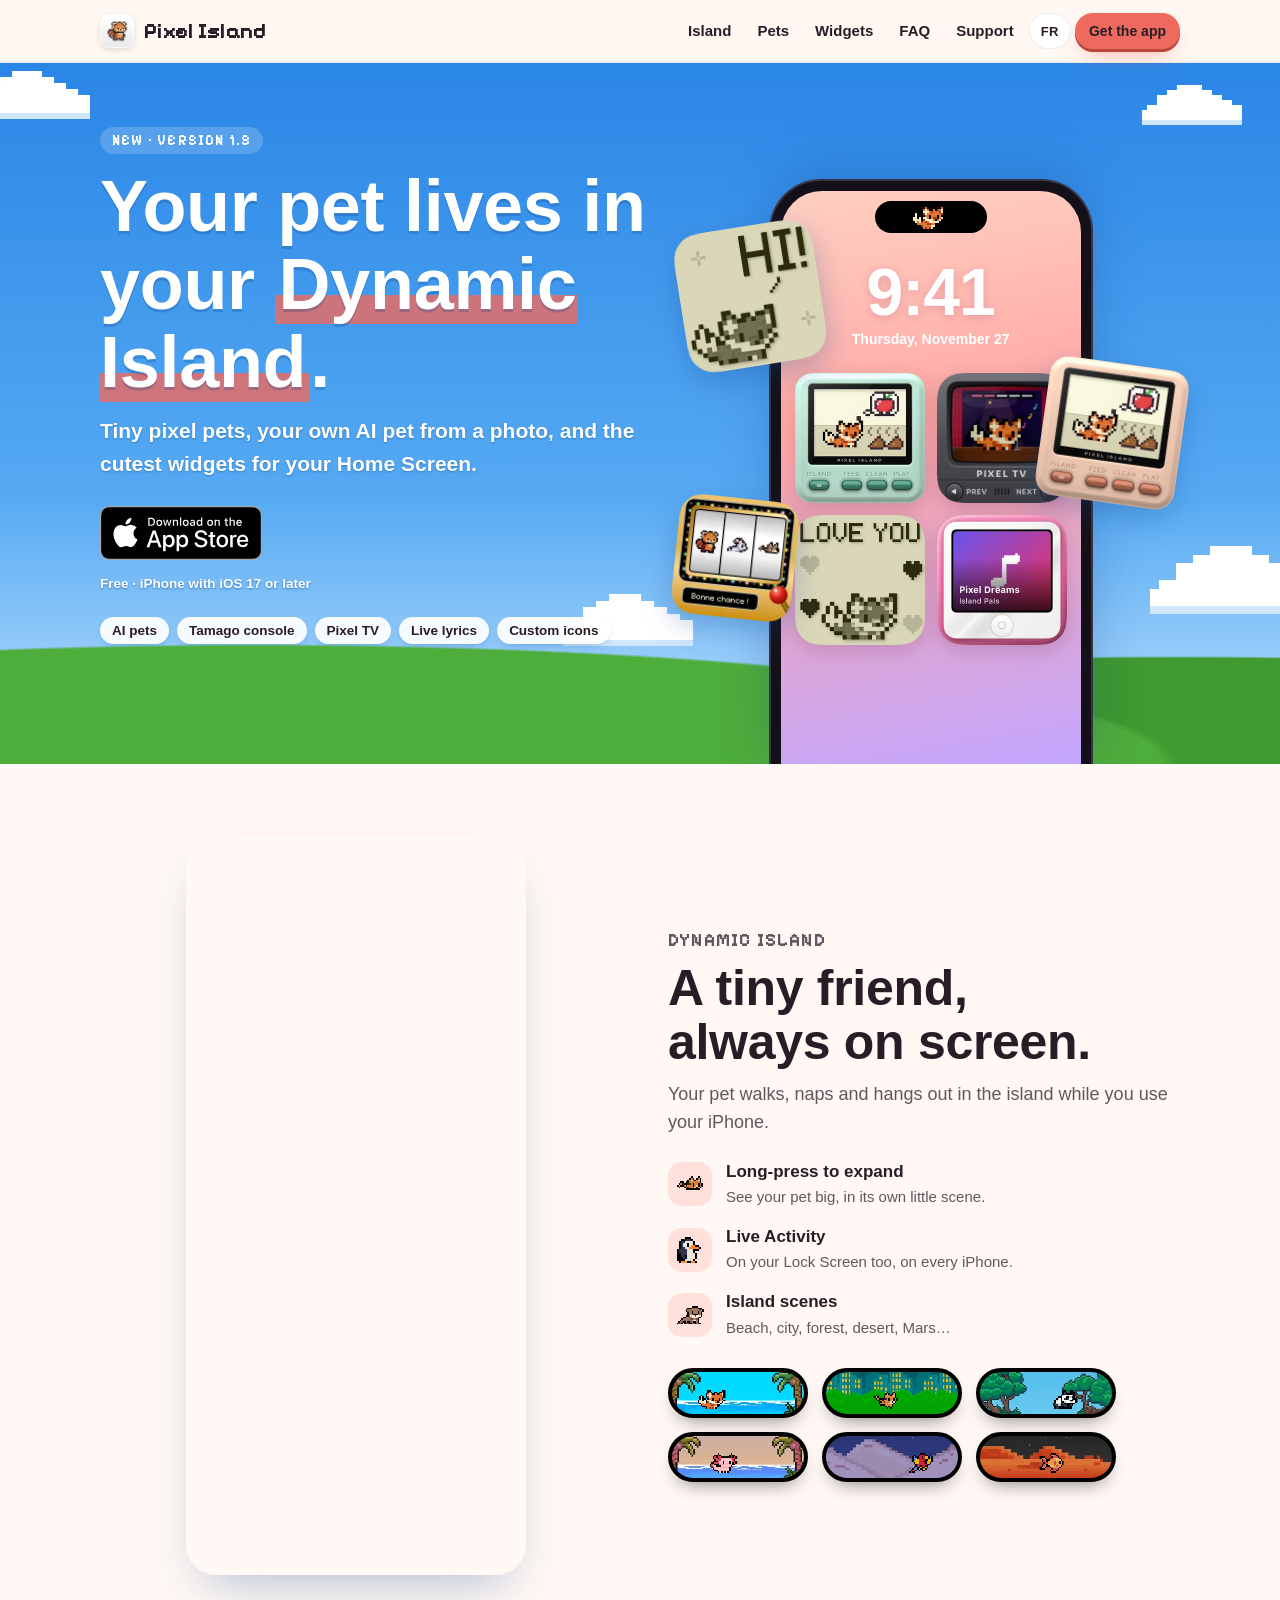
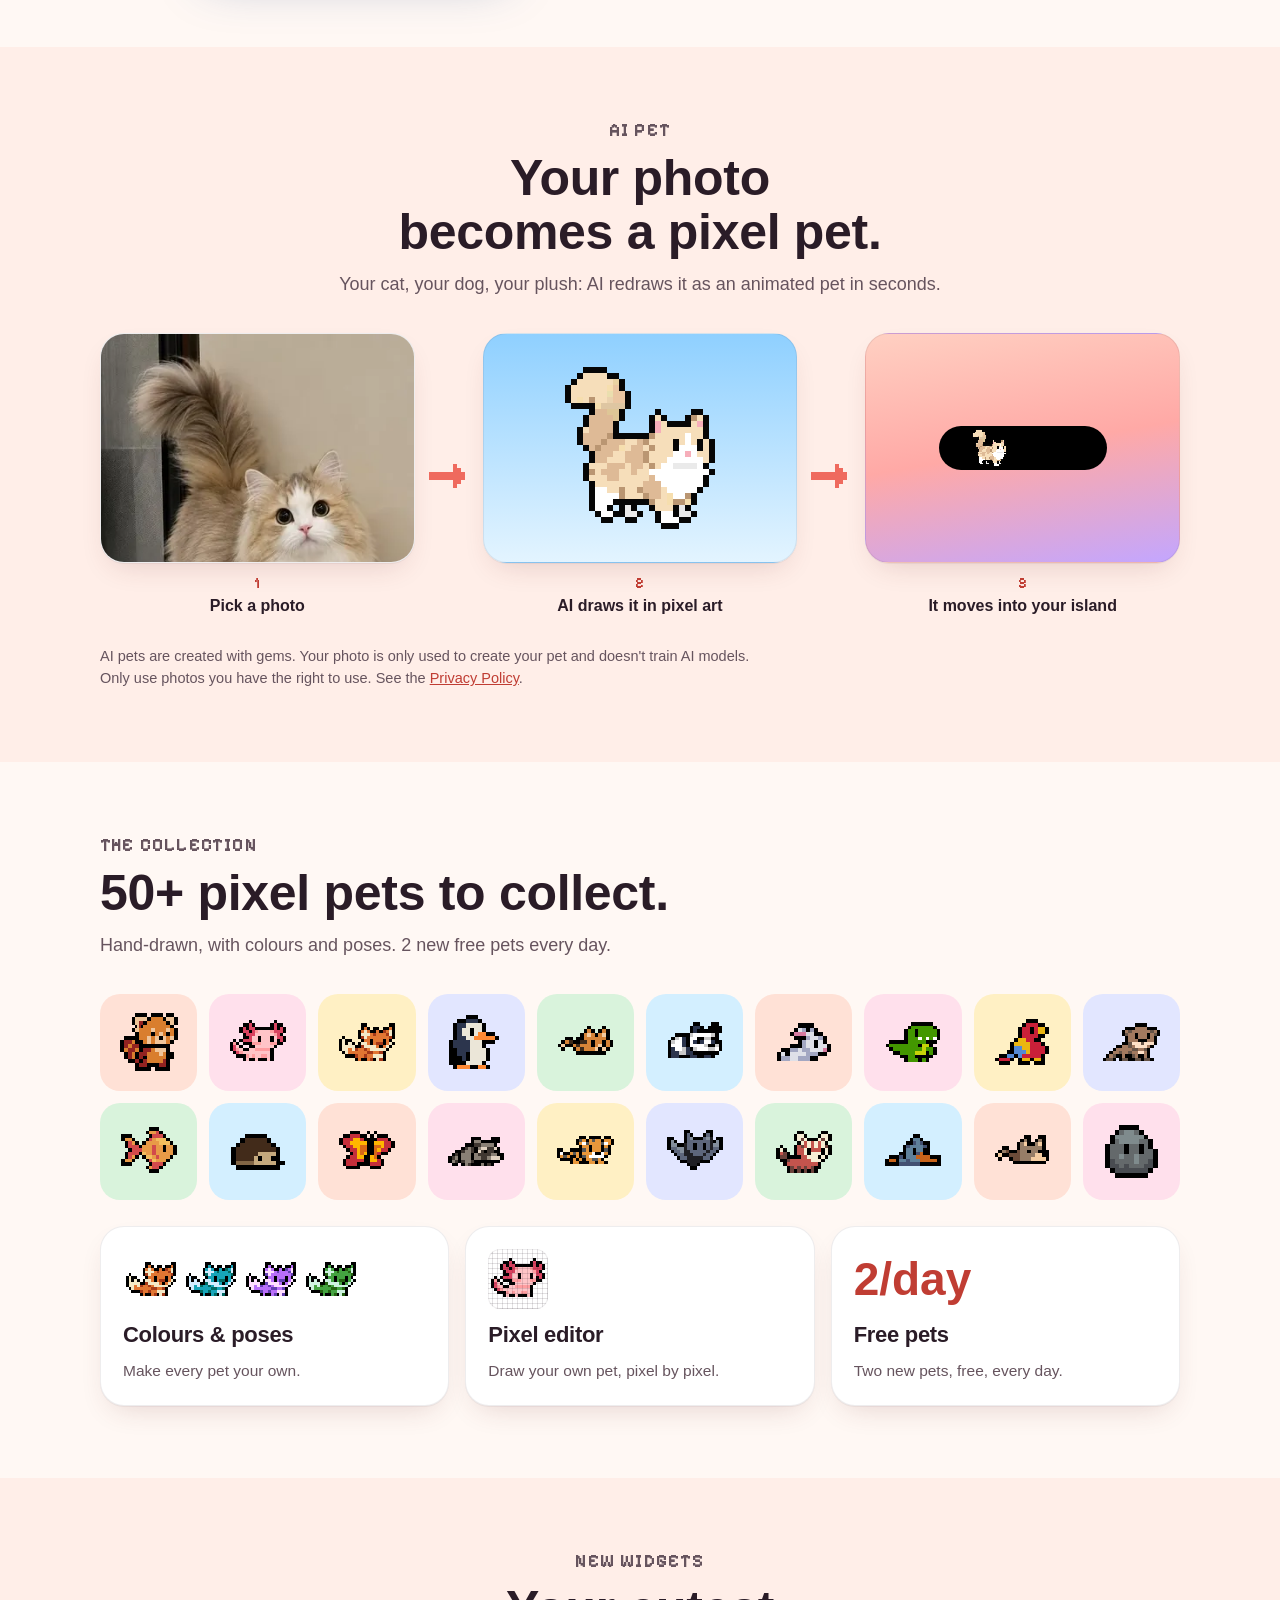
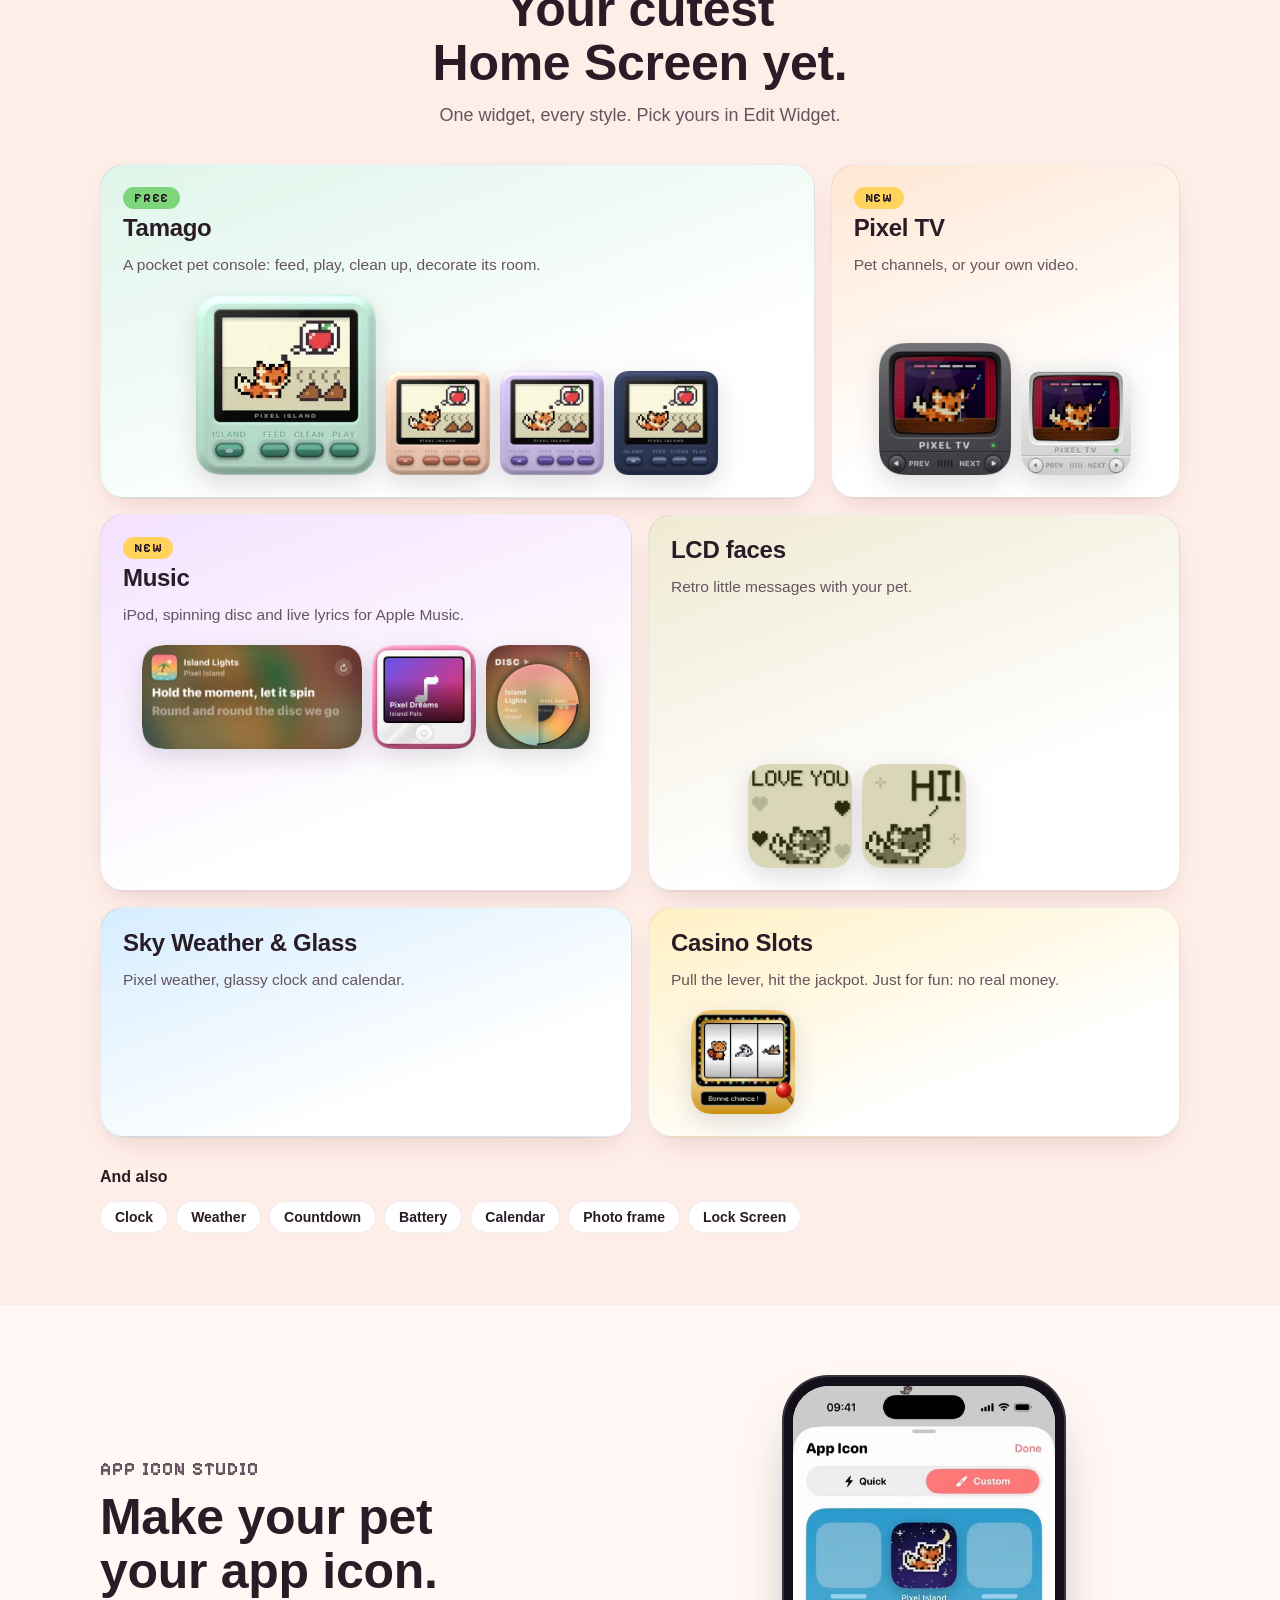
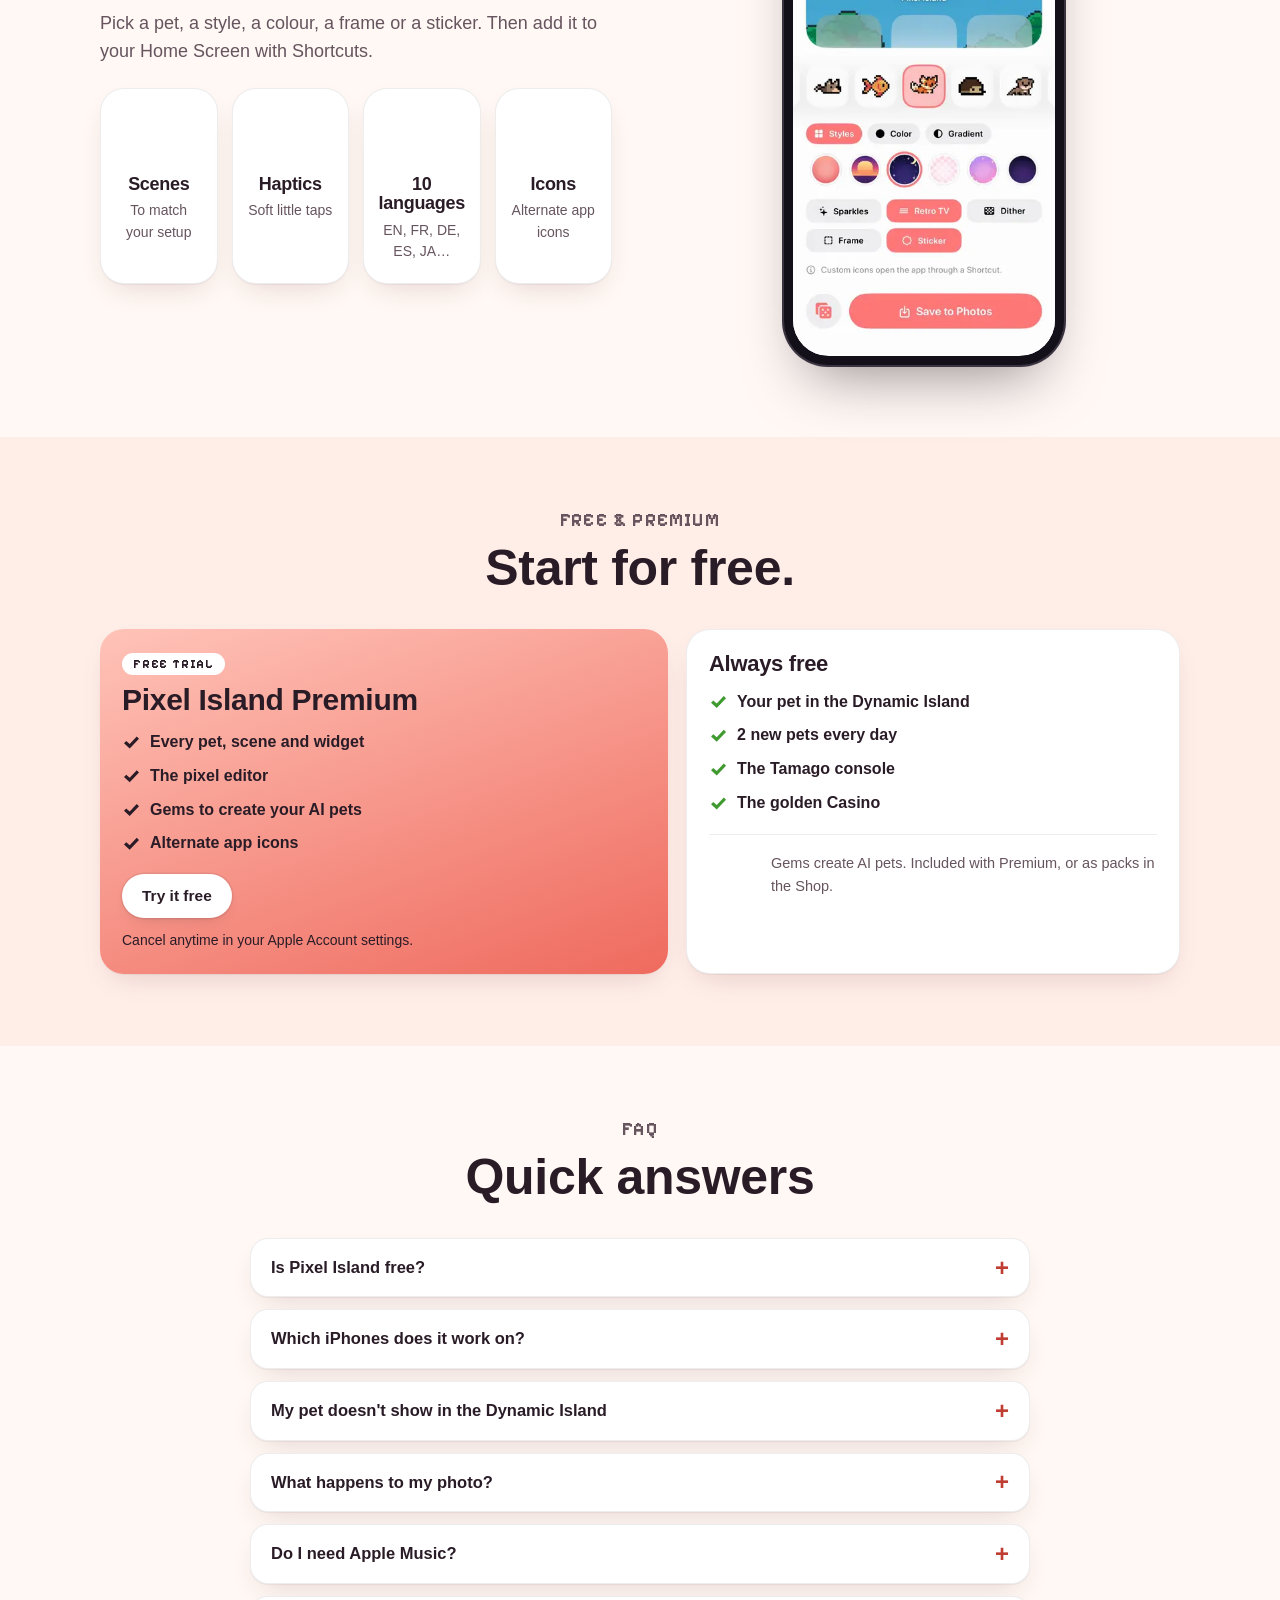
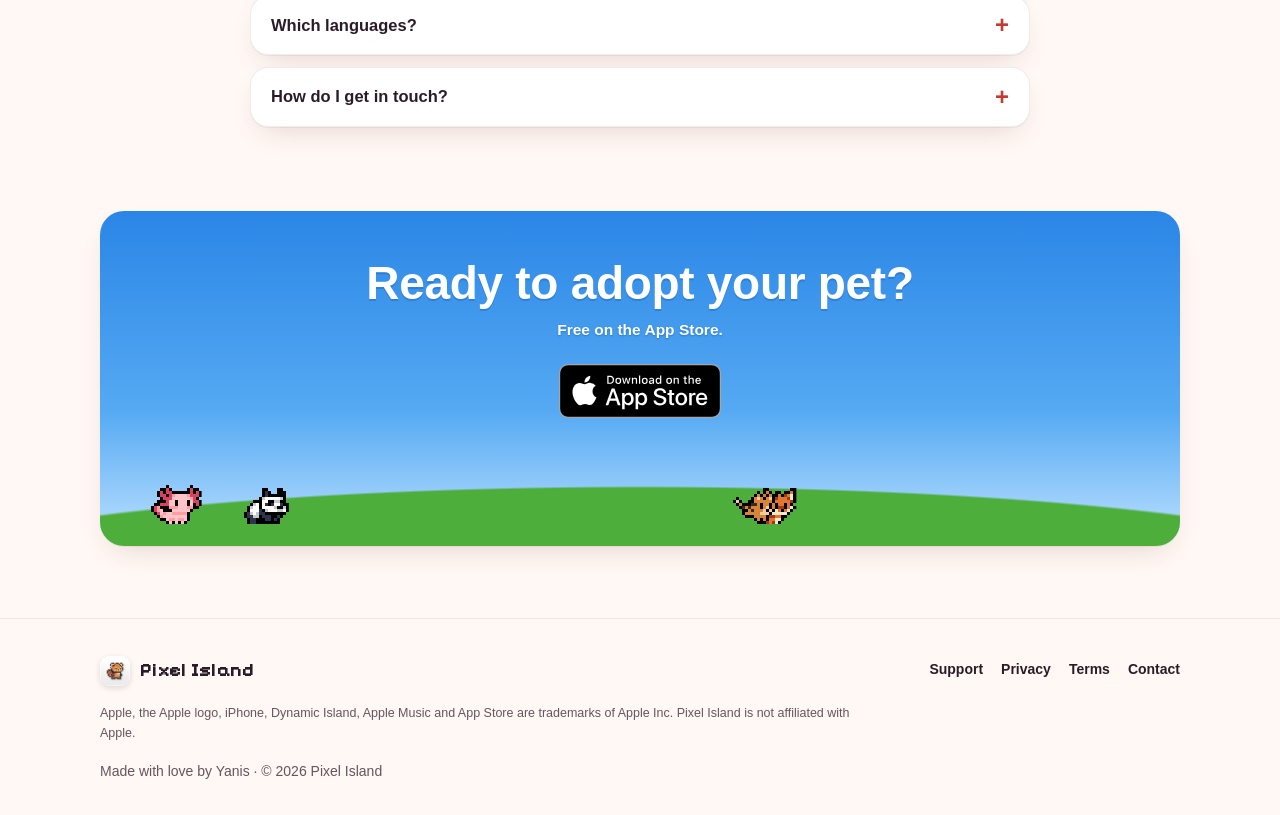
<file: waitlist.html>
<!DOCTYPE html>
<html lang="en">
<head>
<meta charset="UTF-8">
<meta name="viewport" content="width=device-width, initial-scale=1">
<title>Pixel Island is on the App Store</title>
<meta name="robots" content="noindex">
<link rel="canonical" href="https://ywrld14.github.io/pixel-island-site/">
<meta http-equiv="refresh" content="0; url=index.html">
<link rel="icon" type="image/png" sizes="32x32" href="assets/icon-32.png">
<link rel="stylesheet" href="style.css?v=1.3">
</head>
<body>
<main class="wrap sleepy">
  <h1>Pixel Island is out!</h1>
  <p>The waitlist is closed: the app is on the App Store.</p>
  <a class="btn" href="index.html">Go to the site</a>
</main>
</body>
</html>
</file>
<file: style.css>
/* Pixel Island - marketing site (v1.3 refresh)
   Sky + pixel clouds, coral #ef6a5e accent, SF Rounded-like type, light + dark.
   Pixelify Sans (SIL OFL) is self-hosted for small pixel accents only. */

@font-face {
  font-family: "Pixelify Sans";
  src: url(assets/fonts/pixelify-sans.woff2) format("woff2");
  font-weight: 400 700;
  font-display: swap;
}

:root {
  color-scheme: light dark;
  --bg: #fff8f4;
  --band: #ffeee8;
  --card: #ffffff;
  --ink: #2a1c27;
  --muted: #66545e;
  --coral: #ef6a5e;
  --coral-soft: #ffe0da;
  --coral-text: #c03d33;
  --edge: #2a1c27;
  --line: #2a1c2714;
  --sky-1: #2a86e6;
  --sky-2: #56aaf3;
  --sky-3: #bfe2ff;
  --hill: #4eae3b;
  --hill-2: #3f9a2f;
  --shadow: 0 1px 0 #2a1c270d, 0 12px 30px -12px #6b2a2a33;
  --radius: 24px;
  --rounded: ui-rounded, "SF Pro Rounded", "Nunito", "Varela Round", -apple-system, BlinkMacSystemFont, "Segoe UI", Roboto, "Helvetica Neue", Arial, sans-serif;
  --pixel: "Pixelify Sans", var(--rounded);
  --display: var(--rounded);
  --body: var(--rounded);
}
@media (prefers-color-scheme: dark) {
  :root {
    --bg: #15111b;
    --band: #1e1826;
    --card: #251e2e;
    --ink: #fff3f0;
    --muted: #cbbac4;
    --coral-soft: #4a2730;
    --coral-text: #ff9b91;
    --edge: #ff9b91;
    --line: #ffffff17;
    --sky-1: #121a45;
    --sky-2: #2a2d6c;
    --sky-3: #5a4688;
    --hill: #235c2c;
    --hill-2: #1b4a23;
    --shadow: 0 1px 0 #ffffff0a, 0 14px 30px -14px #000a;
  }
}

* { margin: 0; padding: 0; box-sizing: border-box; }
html { -webkit-text-size-adjust: 100%; scroll-behavior: smooth; scroll-padding-top: 72px; }
body {
  font-family: var(--body);
  background: var(--bg);
  color: var(--ink);
  line-height: 1.55;
  -webkit-font-smoothing: antialiased;
  overflow-x: clip;
}
img, video { max-width: 100%; height: auto; display: block; }
a { color: var(--coral-text); }
:focus-visible { outline: 3px solid var(--coral); outline-offset: 3px; border-radius: 8px; }
.skip { position: absolute; left: -999px; top: 8px; background: var(--card); color: var(--ink); padding: 8px 14px; border-radius: 8px; z-index: 100; }
.skip:focus { left: 8px; }
.wrap { width: 100%; max-width: 1120px; margin: 0 auto; padding: 0 20px; }

/* ---------- Sprites (strips of frames, stepped) ---------- */
.spr {
  --s: 2; --n: 10; --dur: 1.1s;
  display: block;
  width: calc(var(--cw) * var(--s) * 1px);
  height: calc(var(--ch) * var(--s) * 1px);
  background: var(--img) 0 0 / calc(var(--cw) * var(--n) * var(--s) * 1px) 100% no-repeat;
  image-rendering: pixelated;
  animation: spr var(--dur) steps(var(--n)) infinite;
}
@keyframes spr { to { background-position-x: calc(var(--cw) * var(--n) * var(--s) * -1px); } }
.fox     { --img: url(assets/pets/fox.png);     --cw: 18; --ch: 12; }
.axolotl { --img: url(assets/pets/axolotl.png); --cw: 18; --ch: 13; }
.cat     { --img: url(assets/pets/cat.png);     --cw: 15; --ch: 12; }
.panda   { --img: url(assets/pets/panda.png);   --cw: 16; --ch: 12; }
.parrot  { --img: url(assets/pets/parrot.png);  --cw: 15; --ch: 13; }
.fish    { --img: url(assets/pets/fish.png);    --cw: 15; --ch: 13; }
.demo    { --img: url(assets/pets/demo-cat-walk.png); --cw: 25; --ch: 27; --n: 3; --dur: .6s; }

/* ---------- Nav ---------- */
.nav {
  position: sticky; top: 0; z-index: 50;
  background: color-mix(in srgb, var(--bg) 84%, transparent);
  -webkit-backdrop-filter: saturate(160%) blur(16px);
  backdrop-filter: saturate(160%) blur(16px);
  border-bottom: 1px solid var(--line);
}
.nav .wrap { display: flex; align-items: center; gap: 10px; height: 62px; }
.brand { display: flex; align-items: center; gap: 10px; text-decoration: none; color: var(--ink); font-family: var(--pixel); font-weight: 700; font-size: 22px; letter-spacing: .3px; white-space: nowrap; }
.brand img { width: 34px; height: 34px; border-radius: 9px; box-shadow: 0 2px 6px #0002; }
.nav-links { margin-left: auto; display: flex; align-items: center; gap: 4px; }
.nav-links a.l { color: var(--ink); text-decoration: none; font-weight: 700; font-size: 15px; padding: 8px 11px; border-radius: 999px; }
.nav-links a.l:hover { background: var(--band); }
.nav-links .opt { display: none; }
.lang {
  font: 800 13px var(--body); letter-spacing: .5px; cursor: pointer;
  color: var(--ink); background: var(--card); border: 1.5px solid var(--line); border-radius: 999px;
  padding: 7px 11px; min-height: 36px;
}
.lang:hover { border-color: var(--coral); }
.btn {
  display: inline-flex; align-items: center; justify-content: center; gap: 8px;
  text-decoration: none; cursor: pointer; min-height: 44px;
  font: 800 15.5px var(--body); color: #2a1c27; background: var(--coral);
  border: 0; border-radius: 999px; padding: 10px 20px;
  box-shadow: 0 3px 0 #b8483e, 0 10px 22px -8px #ef6a5e99;
  transition: transform .12s, box-shadow .12s;
}
.btn:hover { transform: translateY(-1px); box-shadow: 0 4px 0 #b8483e, 0 14px 26px -8px #ef6a5eaa; }
.btn:active { transform: translateY(2px); box-shadow: 0 1px 0 #b8483e; }
.btn.sm { padding: 7px 14px; font-size: 14px; min-height: 36px; }
.btn.ghost { background: var(--card); color: var(--ink); box-shadow: 0 0 0 1.5px var(--line), 0 6px 16px -8px #0003; }
@media (min-width: 880px) { .nav-links .opt { display: inline-block; } }

/* ---------- Shared type ---------- */
.kicker { font: 700 14px var(--pixel); letter-spacing: 1.2px; text-transform: uppercase; color: var(--coral-text); }
h1, h2, h3 { font-family: var(--display); font-weight: 800; line-height: 1.08; letter-spacing: -.3px; }
.lead { font-size: clamp(17px, 4.4vw, 20px); color: var(--muted); max-width: 540px; }
.fine { font-size: 13.5px; color: var(--muted); margin-top: 14px; }
.badge { display: inline-block; border-radius: 12px; }
.badge img { height: 54px; width: auto; }
.tag {
  display: inline-block; font: 700 12.5px var(--pixel); letter-spacing: .8px; text-transform: uppercase;
  background: var(--coral); color: #2a1c27; border-radius: 999px; padding: 3px 11px;
}
.tag.free { background: #7ed67a; }
.tag.new { background: #ffd35c; }

/* ---------- Hero (sky) ---------- */
.hero {
  position: relative; overflow: hidden; isolation: isolate;
  padding: 40px 0 0;
  background: linear-gradient(180deg, var(--sky-1) 0%, var(--sky-2) 62%, var(--sky-3) 100%);
  color: #fff;
}
@media (prefers-color-scheme: dark) {
  .hero { background:
    radial-gradient(1.5px 1.5px at 12% 18%, #fff9, transparent 60%),
    radial-gradient(1.5px 1.5px at 32% 8%, #fff8, transparent 60%),
    radial-gradient(2px 2px at 58% 22%, #fffa, transparent 60%),
    radial-gradient(1.5px 1.5px at 78% 12%, #fff8, transparent 60%),
    radial-gradient(1.5px 1.5px at 90% 30%, #fff7, transparent 60%),
    radial-gradient(1.5px 1.5px at 46% 36%, #fff6, transparent 60%),
    linear-gradient(180deg, var(--sky-1) 0%, var(--sky-2) 50%, var(--sky-3) 88%); }
  .hero .cloud { opacity: .25; }
}
.hero .cloud { position: absolute; z-index: -1; width: var(--w, 140px); image-rendering: pixelated; animation: drift var(--t, 50s) ease-in-out infinite alternate; }
@keyframes drift { from { transform: translateX(0); } to { transform: translateX(var(--dx, 60px)); } }
.hero .hill {
  position: absolute; z-index: 1; left: -10%; right: -10%; bottom: 0; height: 120px; pointer-events: none;
  background: radial-gradient(60% 100% at 25% 100%, var(--hill) 98%, transparent 100%),
              radial-gradient(60% 90% at 85% 100%, var(--hill-2) 98%, transparent 100%);
}
.hero .wrap { display: grid; gap: 30px; align-items: end; }
.hero-copy { padding-bottom: 4px; }
.hero .kicker { color: #fff; display: inline-flex; align-items: center; gap: 8px; background: #ffffff2e; padding: 5px 12px; border-radius: 999px; }
.hero h1 { font-size: clamp(40px, 11vw, 72px); margin: 14px 0 14px; text-shadow: 0 3px 0 #0a3e8a40; text-wrap: balance; }
.hero h1 em { font-style: normal; background: linear-gradient(transparent 64%, #ef6a5ecc 64%); padding: 0 4px; }
.hero .lead { color: #fff; font-weight: 700; font-size: clamp(18px, 4.6vw, 21px); text-shadow: 0 1px 2px #0a3e8a66; }
.hero .fine { color: #fff; font-weight: 700; text-shadow: 0 1px 2px #0a3e8a88; }
.cta { display: flex; flex-wrap: wrap; align-items: center; gap: 14px 16px; margin-top: 26px; }
.pills { display: flex; flex-wrap: wrap; gap: 8px; margin-top: 22px; list-style: none; }
.pills li { font: 800 13.5px var(--body); color: var(--ink); background: #ffffffeb; border-radius: 999px; padding: 6px 12px; box-shadow: 0 4px 10px -4px #0a3e8a55; }
@media (prefers-color-scheme: dark) { .pills li { background: #251e2eeb; } }

/* iPhone mock */
.phone-stage { position: relative; z-index: 2; display: grid; place-items: center; padding-top: 10px; }
.phone {
  position: relative; width: min(300px, 76vw); aspect-ratio: 9 / 16.4;
  border-radius: 50px 50px 0 0; padding: 10px 10px 0; background: #14101a;
  box-shadow: 0 0 0 2px #3a3340, 0 -10px 50px #0a3e8a44;
}
.screen {
  position: relative; height: 100%; border-radius: 41px 41px 0 0; overflow: hidden;
  background: linear-gradient(170deg, #ffd0c2 0%, #ffa9a6 40%, #c3a6ff 100%);
  display: flex; flex-direction: column; align-items: center; padding: 58px 14px 0;
}
.island {
  position: absolute; top: 10px; left: 50%; transform: translateX(-50%); z-index: 2;
  width: 112px; height: 32px; border-radius: 20px; background: #000; overflow: hidden;
  animation: expand 12s ease-in-out infinite;
}
.island .track { position: absolute; left: 8px; right: 8px; top: 2px; height: 28px; display: flex; align-items: flex-end; padding-bottom: 2px; animation: trackout 12s ease-in-out infinite; }
.island .walker { --d: 62px; animation: walk 6s linear infinite; will-change: transform; }
.island .exp {
  position: absolute; inset: 6px; border-radius: 28px; overflow: hidden; opacity: 0;
  background: url(assets/s/beach-day.webp) center bottom / cover; image-rendering: pixelated;
  animation: expin 12s ease-in-out infinite; display: flex; align-items: flex-end; justify-content: center; padding-bottom: 9px;
}
.island .exp .spr { animation: spr var(--dur) steps(var(--n)) infinite, mwalk 4s linear infinite alternate; }
@keyframes walk {
  0%   { transform: translateX(0) scaleX(1); }
  49%  { transform: translateX(var(--d)) scaleX(1); }
  50%  { transform: translateX(var(--d)) scaleX(-1); }
  99%  { transform: translateX(0) scaleX(-1); }
  100% { transform: translateX(0) scaleX(1); }
}
@keyframes expand {
  0%, 50%  { width: 112px; height: 32px; border-radius: 20px; }
  56%, 86% { width: 250px; height: 104px; border-radius: 36px; }
  92%, 100% { width: 112px; height: 32px; border-radius: 20px; }
}
@keyframes expin { 0%, 56% { opacity: 0; } 61%, 84% { opacity: 1; } 88%, 100% { opacity: 0; } }
@keyframes trackout { 0%, 52% { opacity: 1; } 55%, 90% { opacity: 0; } 93%, 100% { opacity: 1; } }
@keyframes mwalk { from { transform: translateX(-60px); } to { transform: translateX(60px); } }

.clock { font: 800 66px/1 var(--display); color: #fff; letter-spacing: -1px; text-shadow: 0 2px 10px #7a2a4a33; margin-top: 10px; }
.date { color: #fff; font-weight: 700; font-size: 14px; margin-top: 4px; }
.widgets { display: grid; grid-template-columns: 1fr 1fr; gap: 12px; width: 100%; margin-top: 22px; }
.widgets img { width: 100%; filter: drop-shadow(0 6px 10px #5a1a3a33); }
.float { position: absolute; z-index: 3; width: var(--w, 112px); filter: drop-shadow(0 10px 14px #0a3e8a44); animation: bob 5s ease-in-out infinite; animation-delay: var(--dl, 0s); }
.float.f1 { left: max(-10px, calc(50% - 250px)); top: 60px; --r: -9deg; }
.float.f2 { right: max(-10px, calc(50% - 250px)); top: 200px; --r: 8deg; --dl: -2s; }
.float.f3 { left: max(-6px, calc(50% - 290px)); top: 330px; --r: 6deg; --dl: -3.5s; --w: 96px; }
@keyframes bob { 0%, 100% { transform: rotate(var(--r)) translateY(0); } 50% { transform: rotate(var(--r)) translateY(-10px); } }
@media (max-width: 520px) { .float { --w: 78px; } .float.f3 { display: none; } }

@media (min-width: 920px) {
  .hero { padding-top: 64px; }
  .hero .wrap { grid-template-columns: 1.05fr .95fr; }
  .hero-copy { padding-bottom: 120px; }
  .phone { width: 320px; }
  .float { --w: 140px; }
  .float.f3 { --w: 120px; }
}

/* ---------- Sections ---------- */
section { padding: 72px 0; }
section.band { background: var(--band); }
.head { max-width: 660px; margin-bottom: 34px; }
.head.center { margin-inline: auto; text-align: center; }
.head h2 { font-size: clamp(32px, 8vw, 50px); margin: 10px 0 12px; text-wrap: balance; }
.head p { color: var(--muted); font-size: 18px; }
.card {
  background: var(--card); border-radius: var(--radius);
  box-shadow: var(--shadow); padding: 22px;
  border: 1px solid var(--line);
}
.card h3 { font-size: 22px; margin-bottom: 6px; }
.card p { color: var(--muted); font-size: 15.5px; }
.split { display: grid; gap: 36px; align-items: center; }
.split .head { margin-bottom: 22px; }
@media (min-width: 880px) { .split { grid-template-columns: 1fr 1fr; gap: 56px; } .split.flip > :first-child { order: 2; } }

/* Store screenshot */
.shot { width: min(340px, 82vw); margin: 0 auto; border-radius: 30px; box-shadow: 0 24px 50px -20px #2a5a9a66; }

/* Feature list */
.ticks { list-style: none; display: grid; gap: 14px; }
.ticks li { display: grid; grid-template-columns: 44px 1fr; gap: 14px; align-items: center; }
.ticks .ic { width: 44px; height: 44px; border-radius: 14px; display: grid; place-items: center; background: var(--coral-soft); font-size: 22px; }
.ticks b { display: block; font-size: 17px; }
.ticks span { color: var(--muted); font-size: 15px; }

/* Island scenes */
.scenes { display: flex; flex-wrap: wrap; gap: 14px; margin-top: 28px; list-style: none; }
.scene { position: relative; width: 140px; height: 50px; border-radius: 25px; overflow: hidden; background: #000 var(--bgi) center bottom / cover; image-rendering: pixelated; border: 4px solid #000; box-shadow: 0 10px 20px -10px #0008; }
.scene .spr { position: absolute; bottom: 5px; left: 50%; --s: 1.6; animation: spr var(--dur) steps(var(--n)) infinite, swalk 7s linear infinite alternate; animation-delay: 0s, var(--dl, 0s); }
@keyframes swalk { from { transform: translateX(-56px); } to { transform: translateX(26px); } }

/* Photo steps */
.steps { display: grid; gap: 14px; align-items: center; justify-items: center; }
.step { width: 100%; max-width: 330px; text-align: center; }
.step .frame {
  height: 230px; display: grid; place-items: center; overflow: hidden;
  background: var(--card); border-radius: var(--radius); box-shadow: var(--shadow); border: 1px solid var(--line);
}
.step .frame img.photo { width: 100%; height: 100%; object-fit: cover; object-position: 50% 28%; }
.step .frame.sky { background: linear-gradient(#8fd0ff, #e3f4ff); }
.step .frame.dark { background: linear-gradient(170deg, #ffd0c2, #ffa9a6 50%, #c3a6ff); }
.step .spr.demo { --s: 6; }
.step .mini-island { width: 168px; height: 44px; background: #000; border-radius: 26px; display: flex; align-items: center; padding: 0 12px; overflow: hidden; }
.step .mini-island .spr { --s: 1.4; animation: spr .6s steps(3) infinite, miwalk 5s linear infinite alternate; }
@keyframes miwalk { from { transform: translateX(0); } to { transform: translateX(84px); } }
.step p { margin-top: 12px; font-weight: 700; }
.step b { display: block; color: var(--coral-text); font: 700 14px var(--pixel); letter-spacing: 1.2px; text-transform: uppercase; margin-bottom: 2px; }
.arrow { width: 40px; height: auto; color: var(--coral); transform: rotate(90deg); }
.note { margin-top: 26px; color: var(--muted); font-size: 14.5px; max-width: 680px; }
@media (min-width: 900px) { .steps { grid-template-columns: 1fr auto 1fr auto 1fr; } .arrow { transform: none; } }

/* Pets collection */
.pet-grid { display: grid; grid-template-columns: repeat(4, 1fr); gap: 10px; list-style: none; }
.pet-grid li { aspect-ratio: 1; display: grid; place-items: center; border-radius: 20px; background: var(--t); }
.pet-grid li:nth-child(6n+1) { --t: #ffe1d6; } .pet-grid li:nth-child(6n+2) { --t: #ffe0ec; } .pet-grid li:nth-child(6n+3) { --t: #fff0c4; }
.pet-grid li:nth-child(6n+4) { --t: #e2e6ff; } .pet-grid li:nth-child(6n+5) { --t: #d9f3dc; } .pet-grid li:nth-child(6n) { --t: #d3efff; }
@media (prefers-color-scheme: dark) { .pet-grid li { background: color-mix(in srgb, var(--t) 16%, var(--card)); } }
.pet-grid img { width: 64%; image-rendering: pixelated; transition: transform .2s; }
.pet-grid li:hover img { transform: translateY(-4px) scale(1.06); }
@media (min-width: 560px) { .pet-grid { grid-template-columns: repeat(5, 1fr); } }
@media (min-width: 900px) { .pet-grid { grid-template-columns: repeat(10, 1fr); gap: 12px; } }
.trio { display: grid; gap: 16px; margin-top: 26px; }
@media (min-width: 760px) { .trio { grid-template-columns: repeat(3, 1fr); } }
.trio .card { display: grid; gap: 6px; align-content: start; }
.hues { display: flex; gap: 4px; margin-bottom: 8px; height: 60px; align-items: center; }
.hues img { width: 56px; image-rendering: pixelated; }
.editor { position: relative; width: 60px; height: 60px; margin-bottom: 8px; border-radius: 12px; background: #fff; box-shadow: inset 0 0 0 1px var(--line); }
.editor img { width: 100%; image-rendering: pixelated; }
.editor::after { content: ""; position: absolute; inset: 0; border-radius: 12px;
  background: linear-gradient(90deg, #0000 calc(100% - 1px), #2a1c2722 0) 0 0 / 5px 5px,
              linear-gradient(#0000 calc(100% - 1px), #2a1c2722 0) 0 0 / 5px 5px; }
.big-num { font: 800 46px/1 var(--display); color: var(--coral-text); height: 60px; display: flex; align-items: center; margin-bottom: 8px; }

/* Widgets bento */
.bento { display: grid; gap: 16px; }
.tile { position: relative; overflow: hidden; display: grid; gap: 18px; align-content: space-between; }
.tile header { display: grid; gap: 6px; }
.tile header .tag { justify-self: start; }
.tile h3 { font-size: 24px; }
.row { display: flex; flex-wrap: wrap; gap: 10px; align-items: flex-end; justify-content: center; }
.row img { width: var(--w, 104px); filter: drop-shadow(0 8px 12px #2a1c2726); }
.tile.tamago { background: linear-gradient(160deg, #dff5ea, #fff 70%); }
.tile.tv { background: linear-gradient(160deg, #ffe7d4, #fff 70%); }
.tile.music { background: linear-gradient(160deg, #f4e1ff, #fff 70%); }
.tile.lcd { background: linear-gradient(160deg, #efead2, #fff 70%); }
.tile.sky { background: linear-gradient(160deg, #d6edff, #fff 70%); }
.tile.slots { background: linear-gradient(160deg, #fff0c4, #fff 70%); }
@media (prefers-color-scheme: dark) {
  .tile.tamago, .tile.tv, .tile.music, .tile.lcd, .tile.sky, .tile.slots { background: var(--card); }
}
.tamago .row img { --w: 84px; }
.tamago .row img:first-child { --w: 150px; }
.music .row img.wide { --w: 220px; }
@media (min-width: 760px) {
  .bento { grid-template-columns: repeat(6, 1fr); }
  .tile.tamago { grid-column: span 4; }
  .tile.tv { grid-column: span 2; }
  .tile.music, .tile.lcd, .tile.sky, .tile.slots { grid-column: span 3; }
  .tamago .row img { --w: 104px; }
  .tamago .row img:first-child { --w: 180px; }
}
.chips { display: flex; flex-wrap: wrap; gap: 8px; margin-top: 12px; list-style: none; }
.chip { font: 700 14px var(--body); background: var(--card); border: 1px solid var(--line); border-radius: 999px; padding: 7px 14px; }
.chips-label { font-weight: 800; margin-top: 28px; }

/* App Icon Studio */
.vid-phone { width: min(280px, 72vw); margin: 0 auto; padding: 9px; border-radius: 44px; background: #14101a; box-shadow: 0 0 0 2px #3a3340, 0 30px 60px -24px #2a1c2788; }
.vid-phone video { width: 100%; aspect-ratio: 392 / 852; border-radius: 36px; background: #fff; object-fit: cover; }

/* Extras */
.extras { display: grid; gap: 14px; grid-template-columns: repeat(2, 1fr); list-style: none; }
.extras .card { text-align: center; padding: 20px 14px; }
.extras .ic { font-size: 30px; line-height: 1; margin-bottom: 10px; }
.extras h3 { font-size: 18px; }
.extras p { font-size: 14px; }
@media (min-width: 860px) { .extras { grid-template-columns: repeat(4, 1fr); } }

/* Premium */
.two { display: grid; gap: 18px; }
.premium { background: linear-gradient(160deg, #ffc3b8, var(--coral)); border: 0; }
.premium h3, .premium p, .premium li { color: #2a1c27; }
.premium h3 { font-size: 30px; margin-top: 8px; }
.premium ul, .free-list ul { list-style: none; margin: 14px 0 18px; display: grid; gap: 9px; }
.premium li, .free-list li { position: relative; padding-left: 28px; font-weight: 700; }
.premium li::before, .free-list li::before { content: ""; position: absolute; left: 2px; top: 5px; width: 15px; height: 15px; background: currentColor; clip-path: polygon(0 55%, 15% 40%, 38% 60%, 85% 10%, 100% 25%, 38% 90%); }
.free-list li { color: var(--ink); }
.free-list li::before { background: #3f9a2f; }
.premium .tag { background: #fff; }
.gems-line { display: flex; gap: 14px; align-items: center; margin-top: 16px; padding-top: 16px; border-top: 1px solid var(--line); }
.gems-line img { width: 48px; height: 48px; flex: none; }
.gems-line p { font-size: 14.5px; }
@media (min-width: 860px) { .two { grid-template-columns: 1.15fr 1fr; } }

/* FAQ */
details { background: var(--card); border: 1px solid var(--line); border-radius: 18px; box-shadow: var(--shadow); margin-bottom: 12px; }
summary { cursor: pointer; list-style: none; padding: 16px 52px 16px 20px; font-weight: 800; font-size: 16.5px; position: relative; }
summary::-webkit-details-marker { display: none; }
summary::after { content: "+"; position: absolute; right: 20px; top: 50%; transform: translateY(-50%); font: 800 24px var(--display); color: var(--coral-text); }
details[open] summary::after { content: "\2212"; }
details > div { padding: 0 20px 18px; color: var(--muted); font-size: 15.5px; }
details > div p + p { margin-top: 8px; }
.faq { max-width: 780px; margin: 0 auto; }

/* Final CTA */
.final { text-align: center; padding-top: 0; }
.final .card {
  position: relative; overflow: hidden; padding: 48px 20px 120px; color: #fff; border: 0;
  background: linear-gradient(180deg, var(--sky-1), var(--sky-2) 60%, var(--sky-3));
}
.final .card::after { content: ""; position: absolute; left: -10%; right: -10%; bottom: -40px; height: 100px; background: radial-gradient(60% 100% at 50% 100%, var(--hill) 98%, transparent 100%); }
.final h2 { font-size: clamp(30px, 7vw, 46px); margin-bottom: 10px; text-shadow: 0 2px 0 #0a3e8a40; }
.final p { color: #fff; font-weight: 700; margin-bottom: 22px; text-shadow: 0 1px 2px #0a3e8a66; }
.final .walkers { position: absolute; left: 0; right: 0; bottom: 22px; z-index: 1; height: 40px; }
.final .walkers .spr { position: absolute; bottom: 0; animation: spr var(--dur) steps(var(--n)) infinite, stroll var(--t, 20s) linear var(--dl, 0s) infinite; }
@keyframes stroll { from { transform: translateX(-80px); } to { transform: translateX(min(100vw, 1120px)); } }

/* ---------- Footer ---------- */
footer { border-top: 1px solid var(--line); padding: 36px 0 calc(32px + env(safe-area-inset-bottom)); font-size: 14px; color: var(--muted); }
footer .wrap { display: grid; gap: 18px; }
footer .links { display: flex; flex-wrap: wrap; gap: 6px 18px; }
footer .links a { color: var(--ink); font-weight: 700; text-decoration: none; padding: 4px 0; }
footer .links a:hover { color: var(--coral-text); text-decoration: underline; }
footer .legal { font-size: 12.5px; max-width: 760px; }
footer .brand { font-size: 20px; }
footer .brand img { width: 30px; height: 30px; }
@media (min-width: 760px) { footer .wrap { grid-template-columns: 1fr auto; align-items: start; } footer .legal, footer .copy { grid-column: 1 / -1; } }

/* ---------- Inner pages (support / privacy / terms) ---------- */
.page-header { padding: 40px 0 6px; }
.page-header h1 { font-size: clamp(34px, 8vw, 52px); margin: 0; }
.page-header .updated { color: var(--muted); font-size: 14px; margin-top: 6px; }
.page-header p.lead { margin-top: 10px; }
main.page { max-width: 800px; margin: 0 auto; padding: 0 20px 64px; }
article.sheet { background: var(--card); border: 1px solid var(--line); border-radius: var(--radius); box-shadow: var(--shadow); padding: 28px 24px; margin-top: 22px; }
article.sheet h2 { font-size: 24px; margin: 30px 0 8px; }
article.sheet h2:first-child { margin-top: 0; }
article.sheet h3 { font-size: 18px; margin: 18px 0 6px; }
article.sheet p, article.sheet li { font-size: 15.5px; color: var(--muted); overflow-wrap: anywhere; }
article.sheet strong { color: var(--ink); }
article.sheet ul { padding-left: 22px; margin: 8px 0; }
article.sheet li { margin: 5px 0; }
.help { display: grid; gap: 16px; margin-top: 22px; }
.help .card h2 { font-size: 24px; margin-bottom: 6px; }
.help .card p { margin-bottom: 14px; }
.help .btn { overflow-wrap: anywhere; }
.how { margin-top: 36px; }
.how h2 { font-size: 30px; margin-bottom: 16px; }
.how details > div ol, .how details > div ul { padding-left: 22px; margin: 6px 0 0; }
.how details > div li { margin: 4px 0; }
kbd { font: 700 13px var(--body); background: var(--band); color: var(--ink); border: 1px solid var(--line); border-radius: 6px; padding: 1px 6px; white-space: nowrap; }
@media (min-width: 760px) { .help { grid-template-columns: 1fr 1fr; } }
.sleepy { display: grid; place-items: center; padding: 80px 0 40px; text-align: center; gap: 18px; }
.sleepy h1 { margin: 0; }
.sleepy p { color: var(--muted); }

@media (prefers-reduced-motion: reduce) {
  *, *::before, *::after { animation: none !important; transition: none !important; scroll-behavior: auto !important; }
  .island .exp { display: none; }
  .final .walkers { display: none; }
}
.sr { position: absolute; width: 1px; height: 1px; overflow: hidden; clip: rect(0 0 0 0); white-space: nowrap; }
@media (max-width: 700px) { .hero .cloud:first-of-type { display: none; } }
</file>
